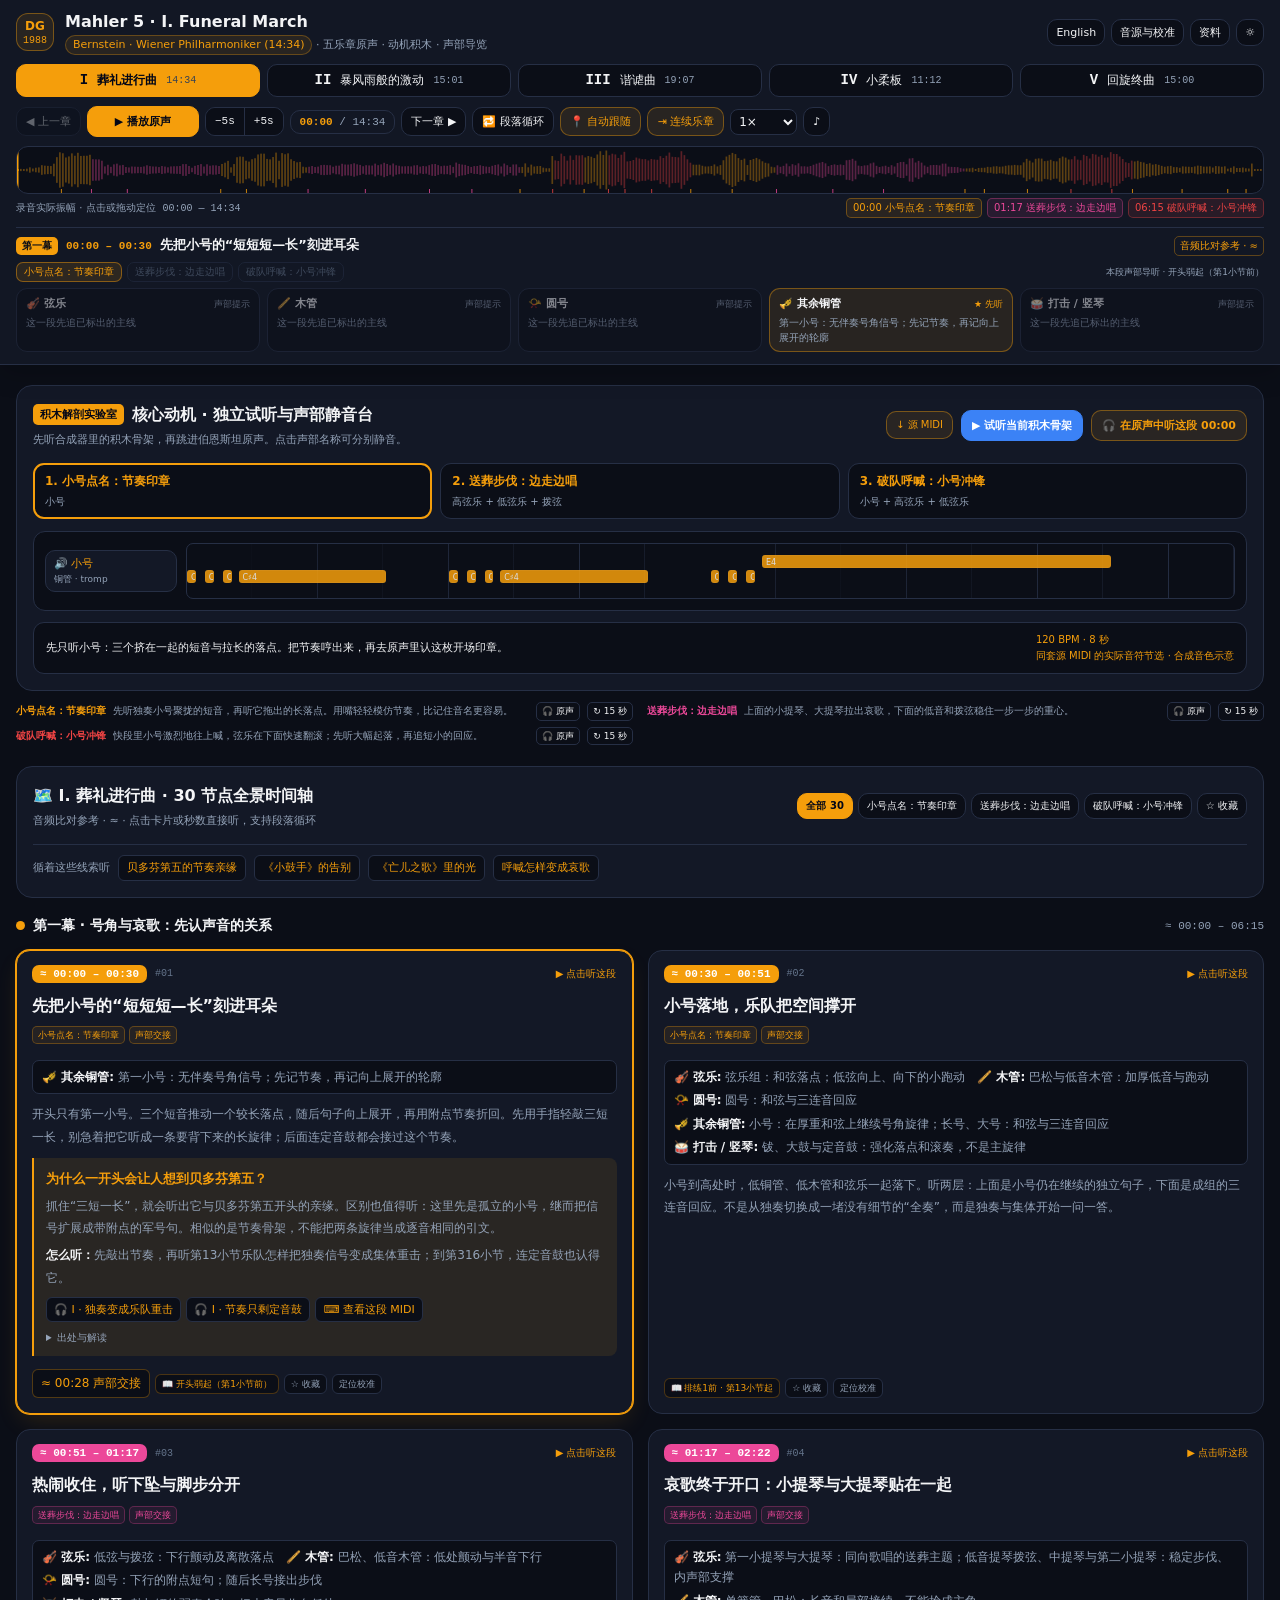
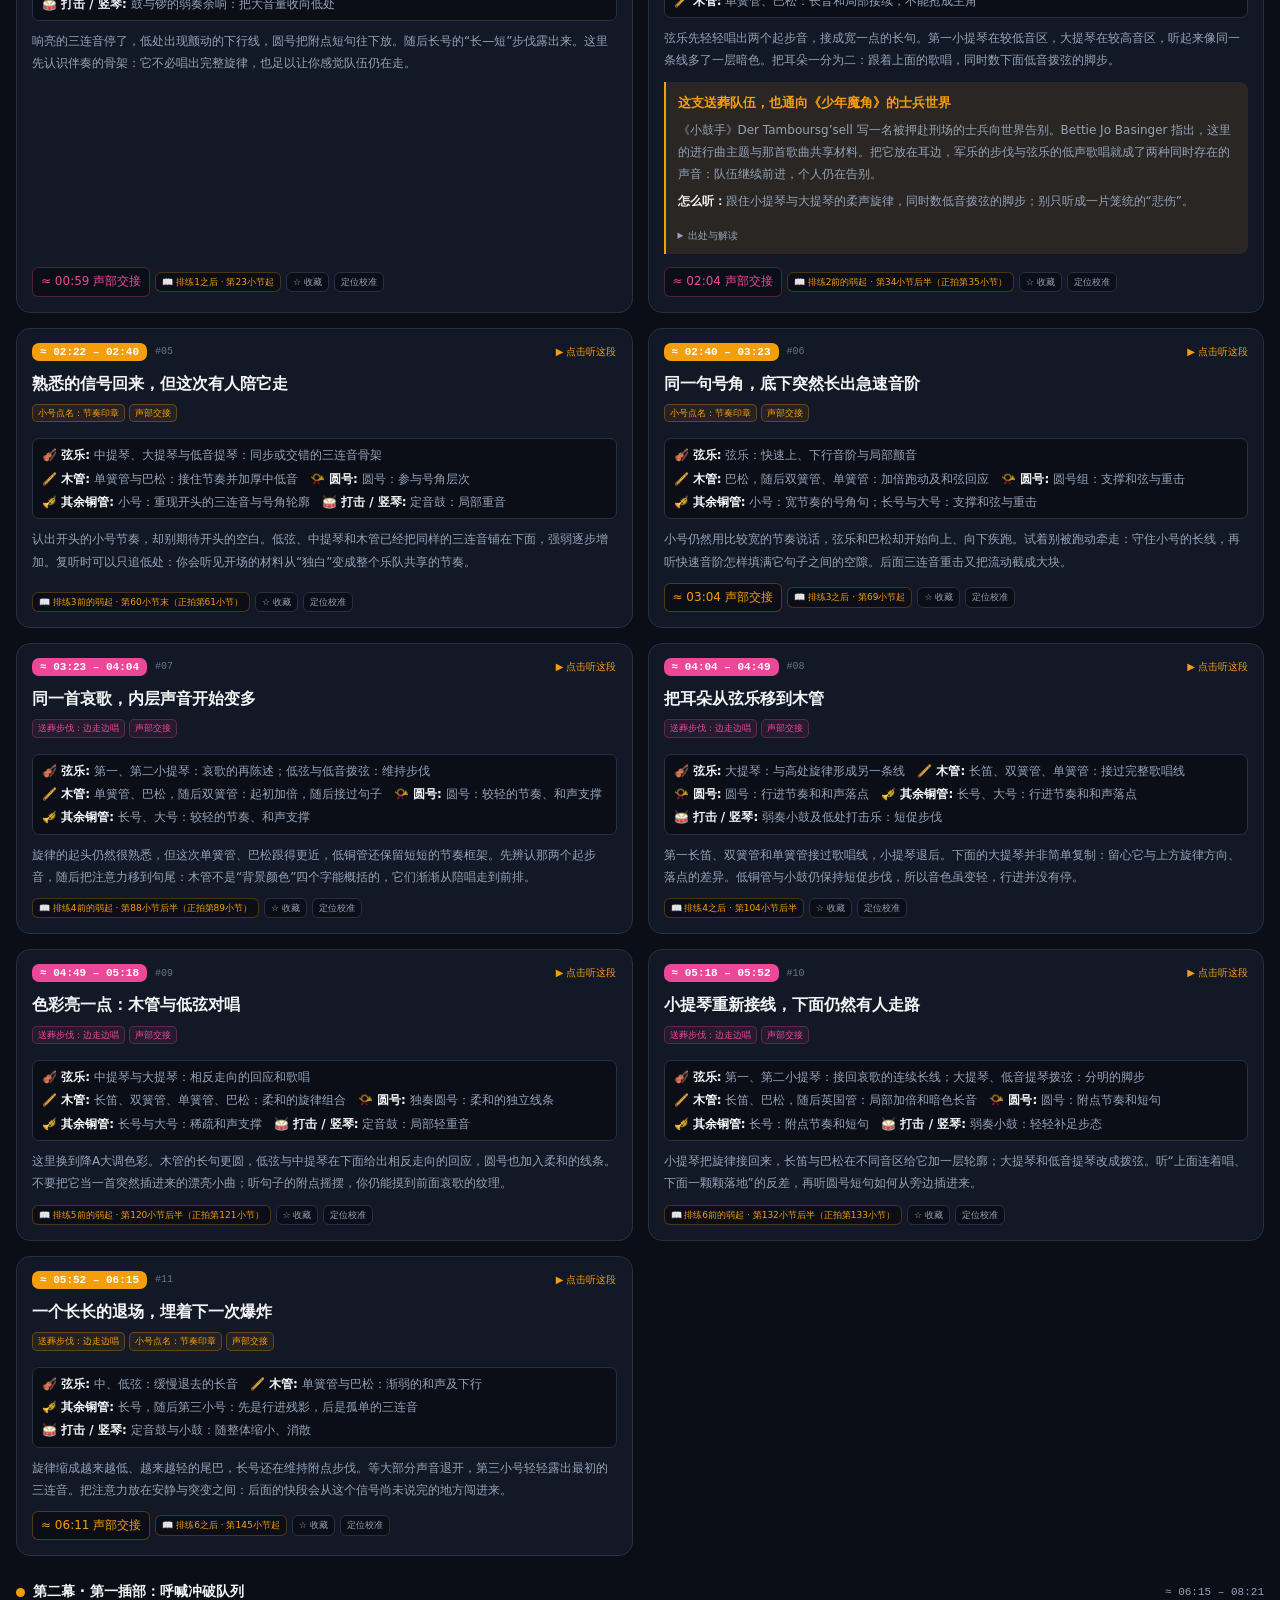
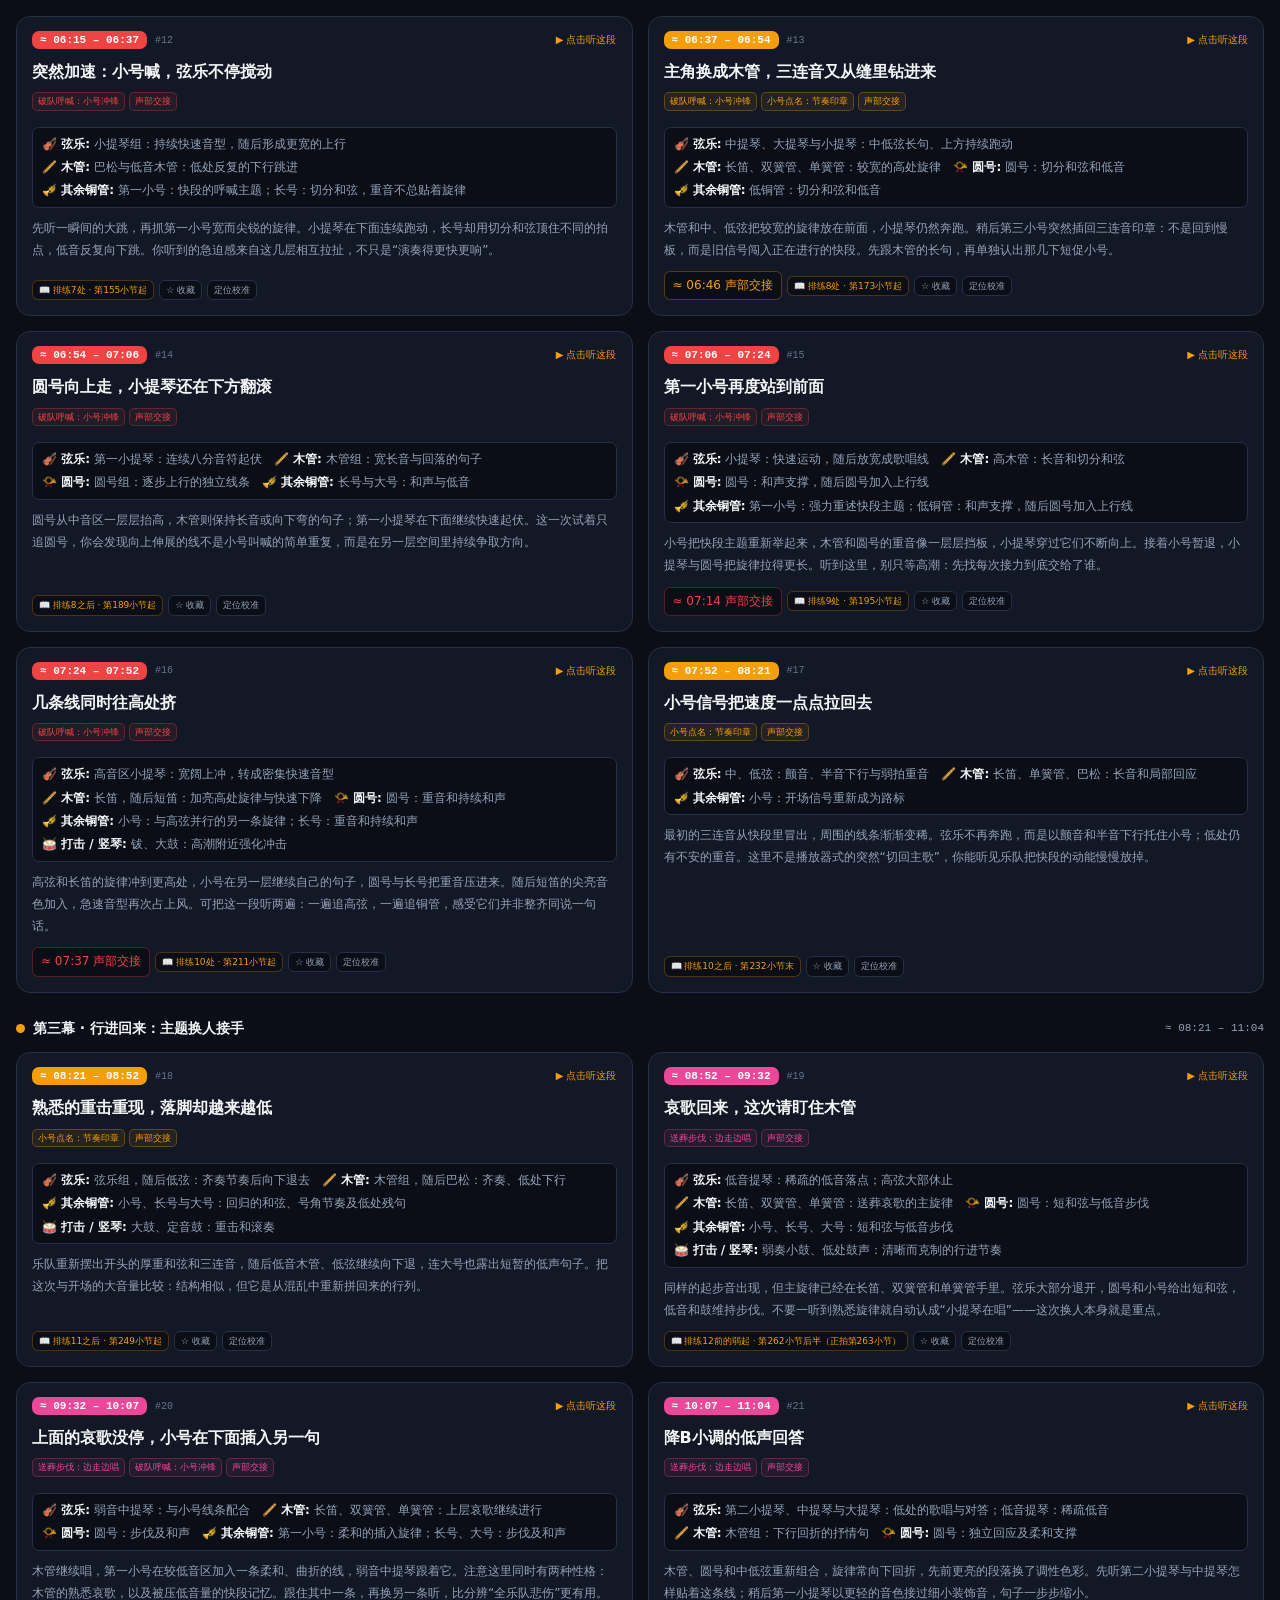
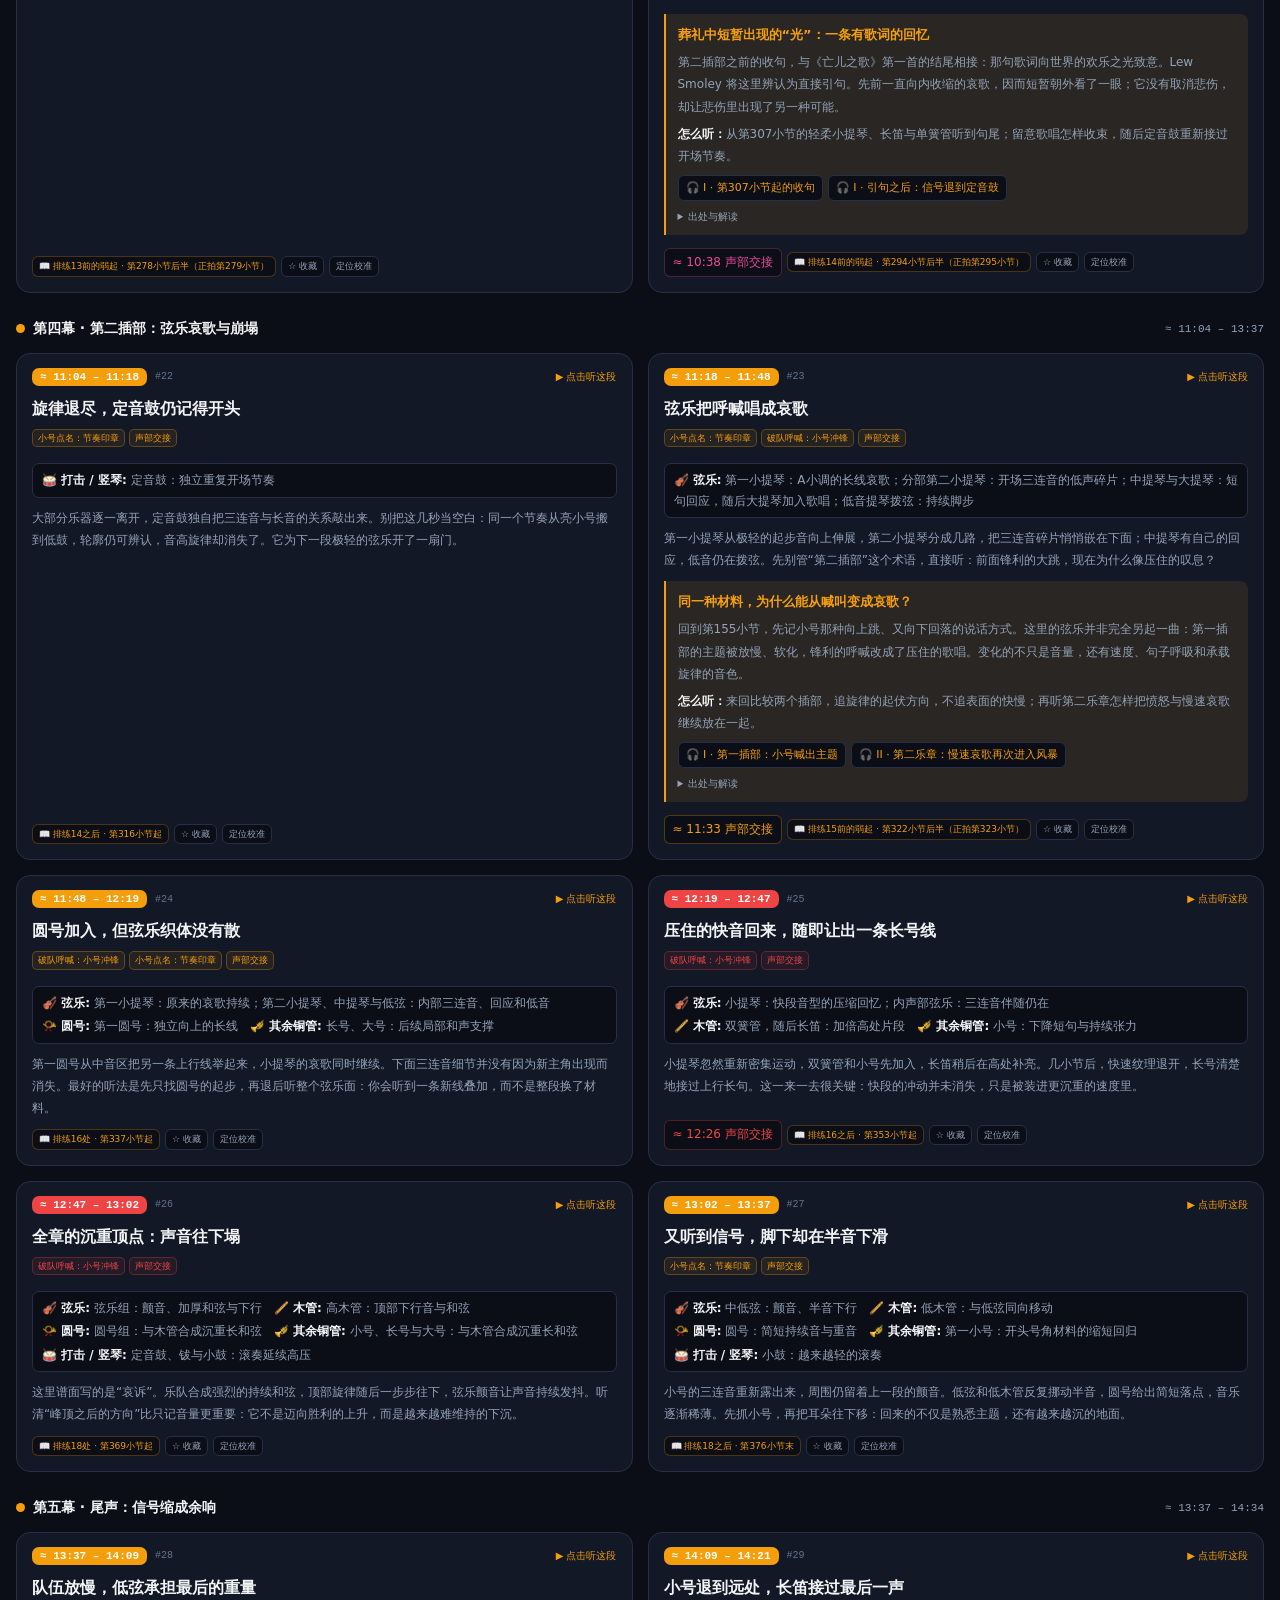
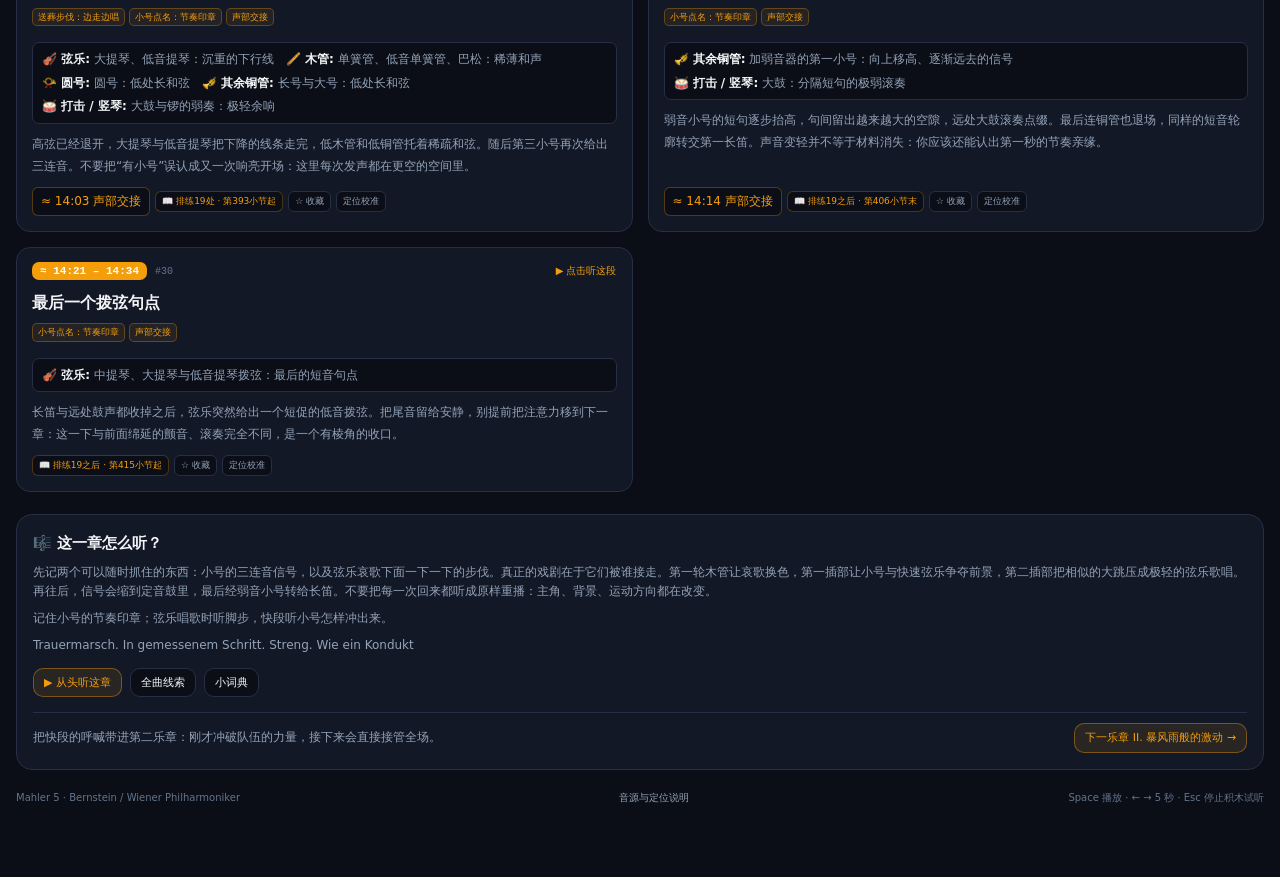
<file: index.html>
<!doctype html>
<html lang="zh-CN" data-theme="dark">
<head><meta charset="utf-8"><meta name="viewport" content="width=device-width,initial-scale=1"><meta name="theme-color" content="#0b0e17"><title>Mahler 5 · 五乐章原声与动机导览</title><link rel="icon" href="assets/icon.svg" type="image/svg+xml"><link rel="stylesheet" href="style.css"><script defer src="data.js"></script><script defer src="engine.js"></script><script defer src="app.js"></script></head>
<body>
<a class="skip" href="#content">跳到导览</a>
<audio id="audio" preload="metadata"></audio>
<header id="console" class="console">
 <div class="console-inner">
  <div class="console-top"><div class="brand"><div class="dg">DG<small>1988</small></div><div><h1 id="consoleMovement">Mahler 5</h1><p><span id="heroLength">Bernstein · Wiener Philharmoniker</span><span class="desktop-only"> · 五乐章原声 · 动机积木 · 声部导览</span></p></div></div><div class="utilities"><button id="langBtn" aria-label="Switch Language / 切换语言">English</button><button data-action="settings" id="btnSettings">音源与校准</button><button data-action="sources" id="btnSources">资料</button><button id="themeBtn" aria-label="切换主题">🌙 主题</button></div></div>
  <nav id="movementNav" aria-label="切换乐章"></nav>
  <div class="transport"><button id="prevMovement" aria-label="上一乐章">◀ 上一章</button><button id="play" class="play" aria-label="播放">▶ 播放原声</button><div class="nudge-group"><button id="back5" aria-label="后退五秒">−5s</button><button id="forward5" aria-label="前进五秒">+5s</button></div><div class="clock"><b id="currentTime">00:00</b> / <span id="duration">00:00</span></div><button id="nextMovement" aria-label="下一乐章">下一章 ▶</button><button id="loop" aria-pressed="false">🔁 段落循环</button><button id="follow" class="active" aria-pressed="true">📍 自动跟随</button><button id="continuous" class="active" aria-pressed="true">⇥ 连续乐章</button><label class="speed-label"><span class="sr-only">播放速度</span><select id="speed" aria-label="播放速度"><option value="0.75">0.75×</option><option value="1" selected>1×</option><option value="1.25">1.25×</option></select></label><button id="mute" aria-label="静音">♪</button></div>
  <div class="wave-wrap" id="waveWrap"><canvas id="wave" aria-hidden="true"></canvas><input id="scrub" type="range" min="0" max="900" step="0.1" value="0" aria-label="播放位置"><span id="waveHover" class="wave-hover" hidden></span></div>
  <div class="wave-meta"><span id="waveSource">原声波形 · 点击或拖动定位</span><span id="wavePosition"></span><div id="quickJumps" class="quick-jumps"></div></div>
  <div class="telemetry"><div class="live-row"><span id="liveActBadge" class="act-badge"></span><span id="liveTimeRange" class="time-badge"></span><h2 id="liveStage"></h2><span id="syncBadge" class="sync-badge"></span></div><p id="liveFocus" class="live-focus"></p><div id="liveBlockBadges" class="block-badges"></div><div id="choirRadarGrid" class="radar-grid" aria-label="本段声部导听"></div></div>
 </div>
</header>
<main id="content" tabindex="-1">
 <section id="synthLab" class="panel synth-lab"></section>
 <div id="motifCards" class="motif-minis"></div>
 <section class="timeline-section"><div class="panel timeline-heading"><div><h2>🗺️ <span id="heroTitle"></span> · <span id="mapCount"></span> 节点全景时间轴</h2><p id="timingNote"></p></div><div id="filters" class="filters"></div><nav id="contextLinks" class="context-links" aria-label="本章的音乐线索"></nav></div><div id="timeline" class="timeline"></div></section>
 <section class="panel chapter-intro"><h2>🎼 这一章怎么听？</h2><p id="chapterIntro"></p><p id="firstMission"></p><p id="heroGerman" class="quiet"></p><div class="intro-actions"><button id="startFromBeginning" class="primary-small">▶ 从头听这章</button><button data-action="overview">全曲线索</button><button data-action="glossary">小词典</button></div><div id="nextCard" class="next-card"></div></section>
 <footer><span>Mahler 5 · Bernstein / Wiener Philharmoniker</span><button data-action="sources">音源与定位说明</button><span>Space 播放 · ← → 5 秒 · Esc 停止积木试听</span></footer>
</main>
<div id="toast" class="toast" role="status" aria-live="polite" hidden></div>
<dialog id="dialog" aria-labelledby="dialogTitle"><div class="dialog-head"><h2 id="dialogTitle"></h2><button id="closeDialog" aria-label="关闭">×</button></div><div id="dialogBody"></div></dialog>
</body></html>
</file>
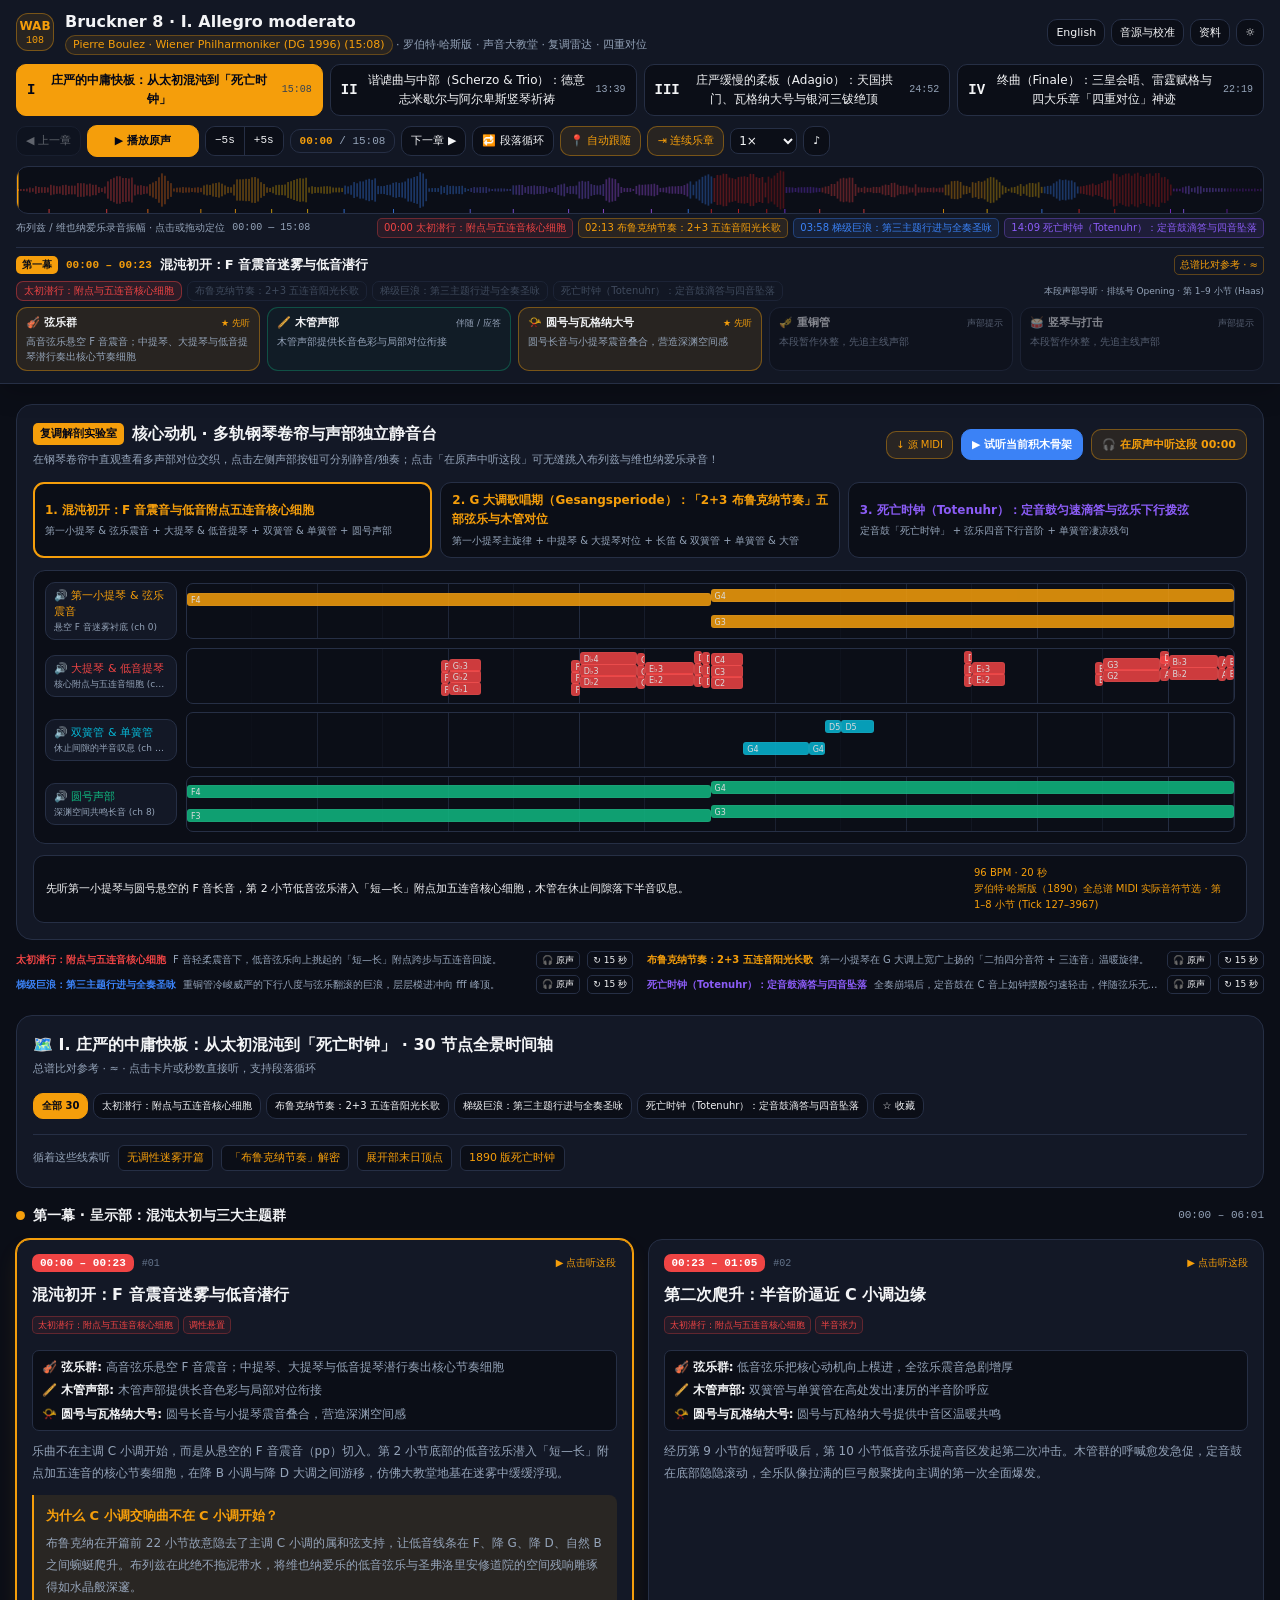
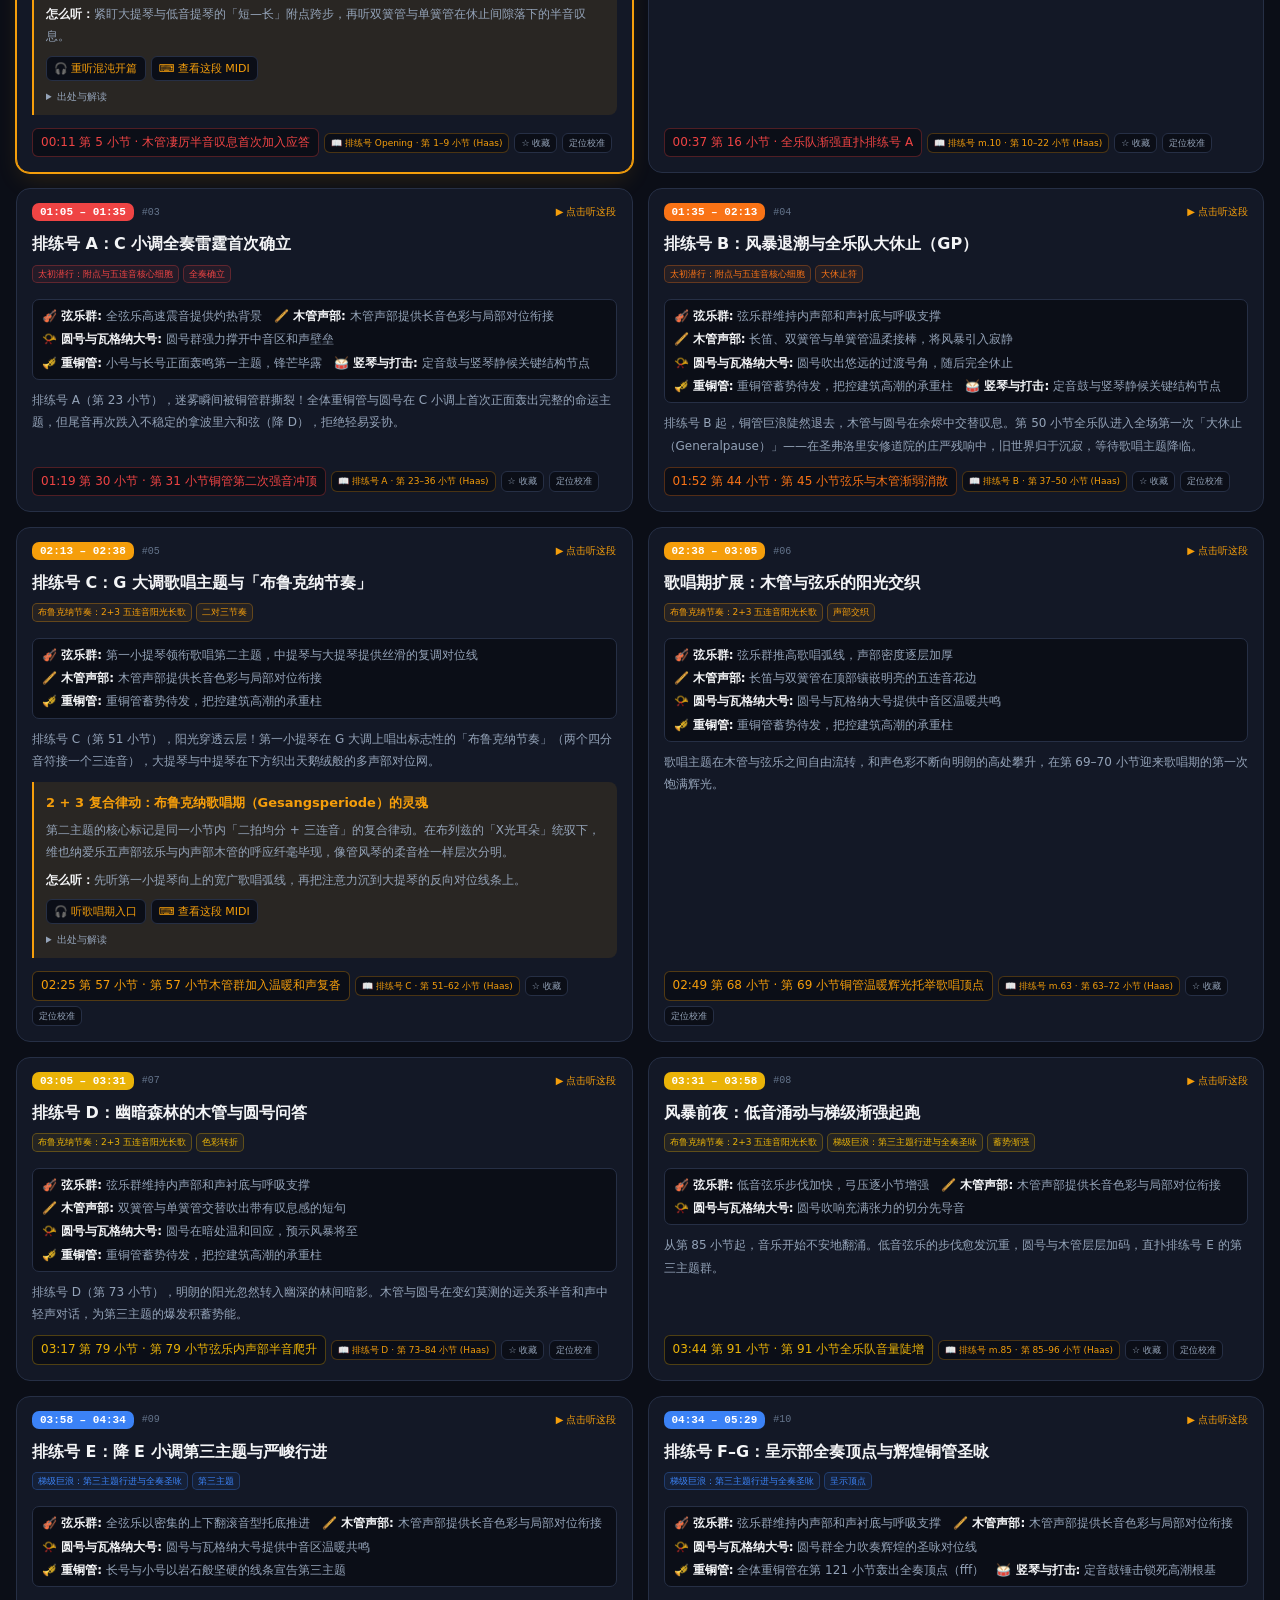
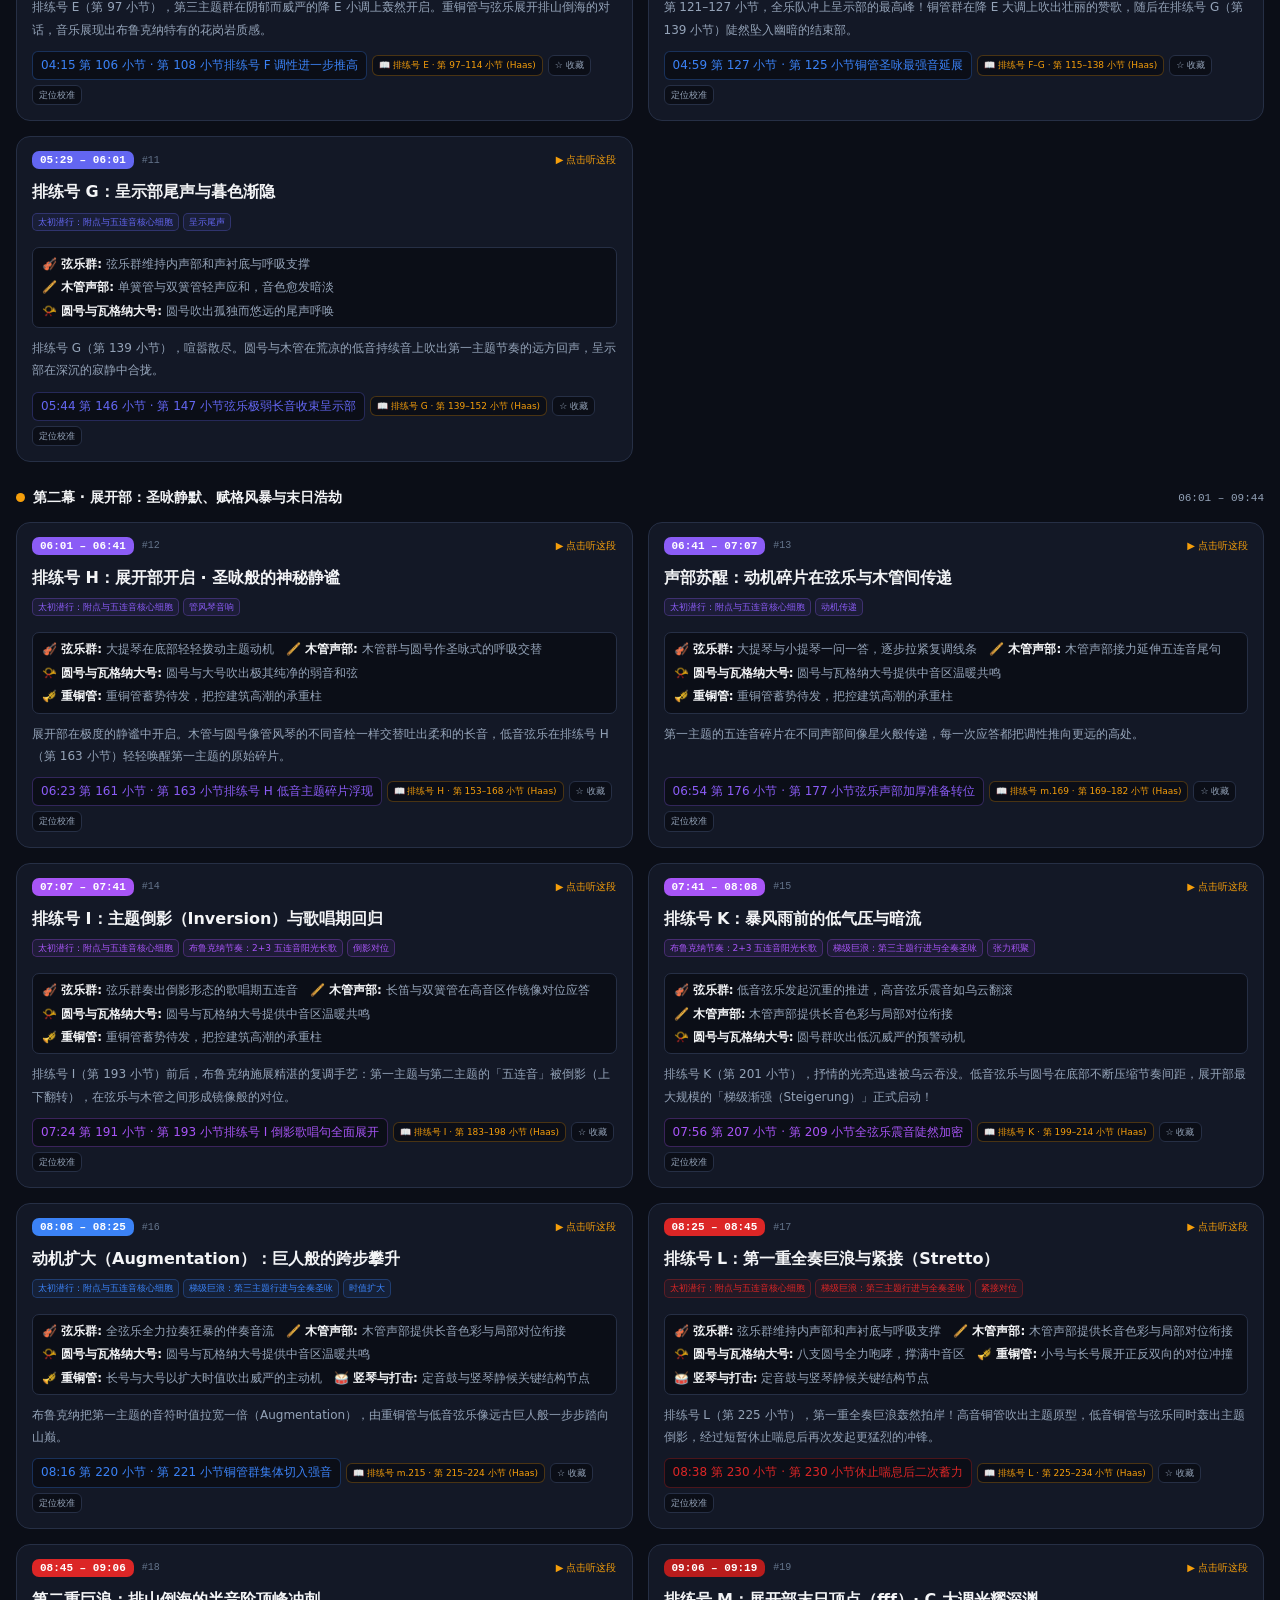
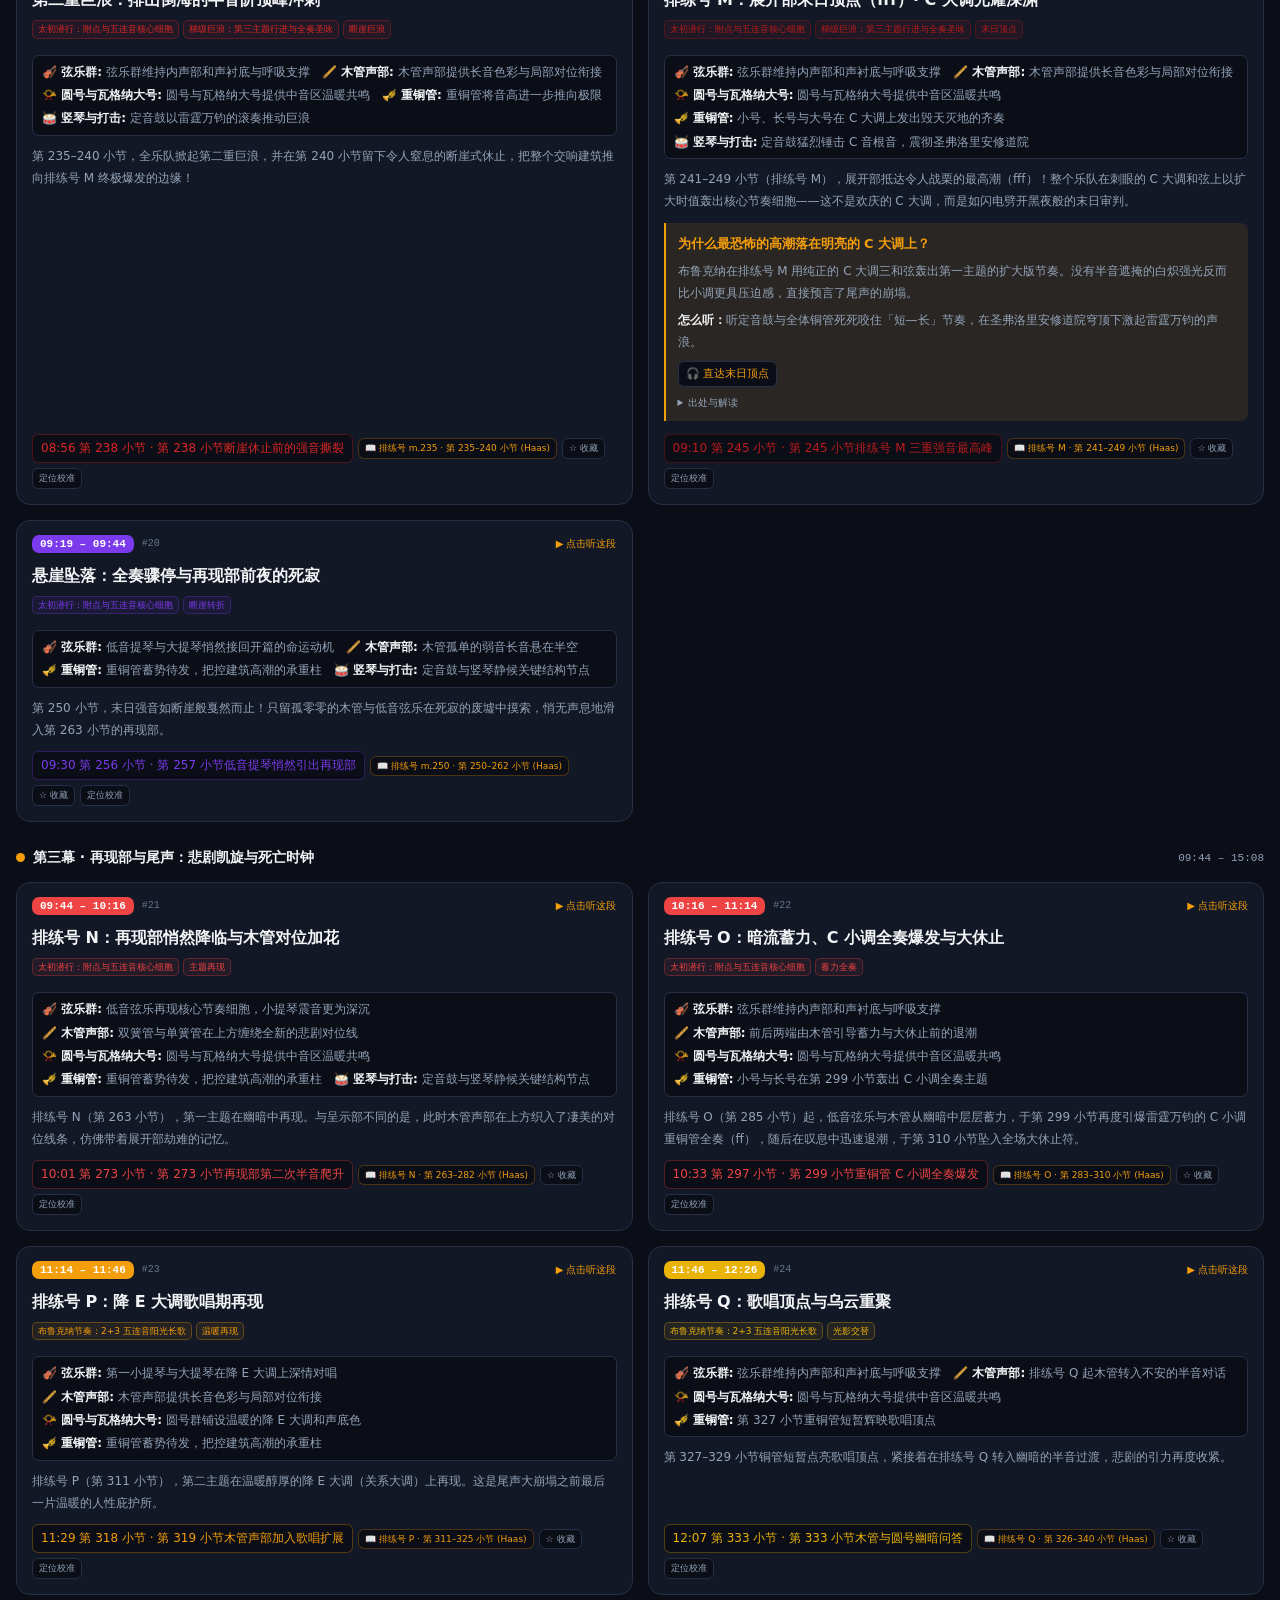
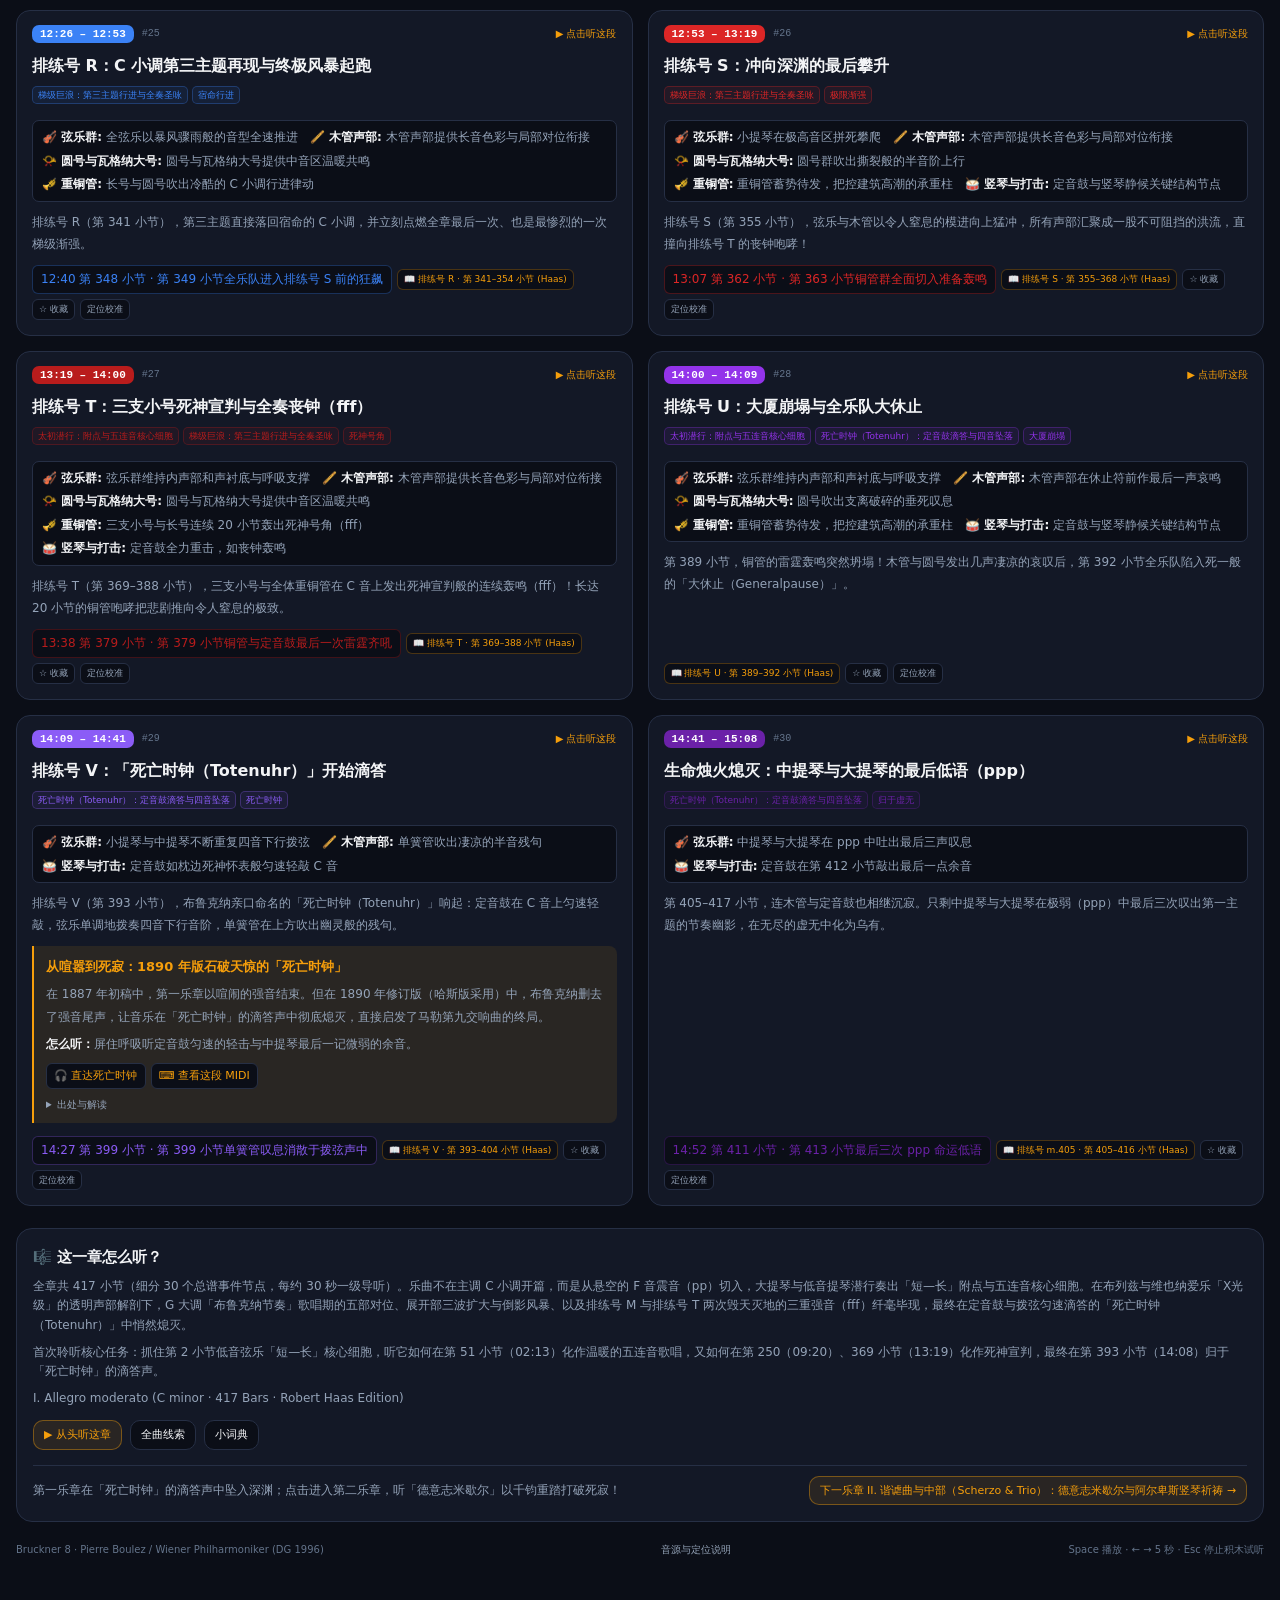
<file: bruckner-eight/index.html>
<!doctype html>
<html lang="zh-CN" data-theme="dark">
<head>
  <meta charset="utf-8">
  <meta name="viewport" content="width=device-width,initial-scale=1">
  <meta name="theme-color" content="#0b0e17">
  <title>Bruckner 8 · 声音大教堂与复调导览 (Robert Haas / Pierre Boulez · VPO)</title>
  <link rel="stylesheet" href="style.css?v=boulez3">
  <script defer src="data.js?v=boulez3"></script>
  <script defer src="engine.js?v=boulez3"></script>
  <script defer src="app.js?v=boulez3"></script>
</head>
<body>
<a class="skip" href="#content" id="skipLink">跳到导览</a>
<audio id="audio" preload="metadata"></audio>
<header id="console" class="console">
 <div class="console-inner">
  <div class="console-top">
    <div class="brand">
      <div class="dg">WAB<small>108</small></div>
      <div>
        <h1 id="consoleMovement">Bruckner 8 · Symphony in C minor</h1>
        <p>
          <span id="heroLength">Pierre Boulez · Wiener Philharmoniker (DG 1996)</span>
          <span class="desktop-only" id="heroSubtitle"> · 罗伯特·哈斯版 · 声音大教堂 · 复调雷达 · 四重对位</span>
        </p>
      </div>
    </div>
    <div class="utilities">
      <button id="langBtn" aria-label="Switch Language / 切换语言">English</button>
      <button data-action="settings" id="btnSettings">音源与校准</button>
      <button data-action="sources" id="btnSources">资料</button>
      <button id="themeBtn" aria-label="切换主题">🌙 主题</button>
    </div>
  </div>
  <nav id="movementNav" aria-label="切换乐章"></nav>
  <div class="transport">
    <button id="prevMovement" aria-label="上一乐章">◀ 上一章</button>
    <button id="play" class="play" aria-label="播放">▶ 播放原声</button>
    <div class="nudge-group">
      <button id="back5" aria-label="后退五秒">−5s</button>
      <button id="forward5" aria-label="前进五秒">+5s</button>
    </div>
    <div class="clock"><b id="currentTime">00:00</b> / <span id="duration">00:00</span></div>
    <button id="nextMovement" aria-label="下一乐章">下一章 ▶</button>
    <button id="loop" aria-pressed="false">🔁 段落循环</button>
    <button id="follow" class="active" aria-pressed="true">📍 自动跟随</button>
    <button id="continuous" class="active" aria-pressed="true">⇥ 连续乐章</button>
    <label class="speed-label"><span class="sr-only">播放速度</span>
      <select id="speed" aria-label="播放速度">
        <option value="0.75">0.75×</option>
        <option value="1" selected>1×</option>
        <option value="1.25">1.25×</option>
      </select>
    </label>
    <button id="mute" aria-label="静音">♪</button>
  </div>
  <div class="wave-wrap" id="waveWrap">
    <canvas id="wave" aria-hidden="true"></canvas>
    <input id="scrub" type="range" min="0" max="1605" step="0.1" value="0" aria-label="播放位置">
    <span id="waveHover" class="wave-hover" hidden></span>
  </div>
  <div class="wave-meta">
    <span id="waveSource">原声波形 · 点击或拖动定位</span>
    <span id="wavePosition"></span>
    <div id="quickJumps" class="quick-jumps"></div>
  </div>
  <div class="telemetry">
    <div class="live-row">
      <span id="liveActBadge" class="act-badge"></span>
      <span id="liveTimeRange" class="time-badge"></span>
      <h2 id="liveStage"></h2>
      <span id="syncBadge" class="sync-badge"></span>
    </div>
    <p id="liveFocus" class="live-focus"></p>
    <div id="liveBlockBadges" class="block-badges"></div>
    <div id="choirRadarGrid" class="radar-grid" aria-label="本段声部导听"></div>
  </div>
 </div>
</header>
<main id="content" tabindex="-1">
 <section id="synthLab" class="panel synth-lab"></section>
 <div id="motifCards" class="motif-minis"></div>
 <section class="timeline-section">
  <div class="panel timeline-heading">
    <div>
      <h2>🗺️ <span id="heroTitle"></span> · <span id="mapCount"></span> 节点全景时间轴</h2>
      <p id="timingNote"></p>
    </div>
    <div id="filters" class="filters"></div>
    <nav id="contextLinks" class="context-links" aria-label="本章的音乐线索"></nav>
  </div>
  <div id="timeline" class="timeline"></div>
 </section>
 <section class="panel chapter-intro">
  <h2>🎼 这一章怎么听？</h2>
  <p id="chapterIntro"></p>
  <p id="firstMission"></p>
  <p id="heroGerman" class="quiet"></p>
  <div class="intro-actions">
    <button id="startFromBeginning" class="primary-small">▶ 从头听这章</button>
    <button data-action="overview" id="btnOverview">全曲线索</button>
    <button data-action="glossary" id="btnGlossary">小词典</button>
  </div>
  <div id="nextCard" class="next-card"></div>
 </section>
 <footer>
  <span id="footerTitle">Bruckner 8 · Pierre Boulez / Wiener Philharmoniker (DG 1996)</span>
  <button data-action="sources" id="btnFooterSources">音源与定位说明</button>
  <span id="footerShortcuts">Space 播放 · ← → 5 秒 · Esc 停止积木试听</span>
 </footer>
</main>
<div id="toast" class="toast" role="status" aria-live="polite" hidden></div>
<dialog id="dialog" aria-labelledby="dialogTitle">
  <div class="dialog-head">
    <h2 id="dialogTitle"></h2>
    <button id="closeDialog" aria-label="关闭">×</button>
  </div>
  <div id="dialogBody"></div>
</dialog>
</body>
</html>
</file>
<file: style.css>
:root{--bg:#0b0e17;--panel:#131826;--card:#131826;--text:#f3f4f6;--muted:#94a3b8;--faint:#64748b;--line:#262f45;--gold:#f59e0b;--gold-bg:#f59e0b19;--primary:#f59e0b;color-scheme:dark;font-family:ui-sans-serif,system-ui,-apple-system,BlinkMacSystemFont,"Segoe UI","PingFang SC","Microsoft YaHei",sans-serif;font-size:12px}html[data-theme=light]{--bg:#f8fafc;--panel:#fff;--card:#fff;--text:#0f172a;--muted:#64748b;--faint:#94a3b8;--line:#cbd5e1;--gold:#d97706;color-scheme:light}*{box-sizing:border-box}body{margin:0;background:var(--bg);color:var(--text);line-height:1.6}button,input,select{font:inherit}button{color:inherit;border:1px solid var(--line);background:var(--bg);border-radius:10px;padding:5px 10px;cursor:pointer;transition:background .15s,border-color .15s,transform .15s}button:hover{border-color:var(--gold);background:var(--gold-bg)}button:disabled{opacity:.35;cursor:default}button:focus-visible,input:focus-visible,select:focus-visible{outline:2px solid var(--gold);outline-offset:3px}button.active,button.selected{color:var(--gold);background:var(--gold-bg);border-color:#f59e0b66}h1,h2,h3,p{margin:0}h1{font-size:16px;line-height:1.5}h2{font-size:16px}h3{font-size:14px}.quiet{color:var(--muted)}[hidden]{display:none!important}.skip{position:fixed;left:10px;top:-50px;z-index:100;background:var(--gold);color:#020617;padding:8px}.skip:focus{top:10px}.sr-only{position:absolute;width:1px;height:1px;overflow:hidden;clip:rect(0,0,0,0)}.console{position:sticky;top:0;z-index:40;background:color-mix(in srgb,var(--panel) 96%,transparent);border-bottom:1px solid var(--line);box-shadow:0 8px 25px #0003;backdrop-filter:blur(18px)}.console-inner{max-width:1280px;margin:auto;padding:10px 16px 12px;display:flex;flex-direction:column;gap:9px}.console-top,.brand,.utilities,.transport,.nudge-group,.wave-meta,.live-row,.lab-heading,.lab-head,.lab-controls,.stage-topline,.stage-tools,.intro-actions{display:flex;align-items:center;gap:8px}.console-top,.lab-head{justify-content:space-between;flex-wrap:wrap}.brand{gap:11px;min-width:0}.brand p{font-size:11px;color:var(--muted);margin-top:1px}.brand p>span:first-child{display:inline-block;border:1px solid #f59e0b4d;border-radius:20px;background:var(--gold-bg);color:var(--gold);padding:0 7px}.dg{width:38px;height:38px;display:flex;flex-direction:column;justify-content:center;align-items:center;color:var(--gold);font-weight:700;border:1px solid #f59e0b66;background:var(--gold-bg);border-radius:12px;flex-shrink:0;line-height:1.3}.dg small{font:10px ui-monospace,monospace}.utilities{gap:6px}.utilities button{font-size:11px;padding:4px 8px}#movementNav{display:grid;grid-template-columns:repeat(5,1fr);gap:7px}.movement-button{display:flex;align-items:center;justify-content:center;gap:9px;padding:6px 10px;font-size:12px}.movement-button b{font:700 14px ui-monospace,monospace}.movement-button small{color:var(--muted);font:10px ui-monospace,monospace}.movement-button.current{background:var(--gold);color:#020617;border-color:var(--gold);font-weight:700}.movement-button.current small{color:#334155}.transport{flex-wrap:wrap;gap:6px}.transport button{padding:5px 9px;font-size:11px;white-space:nowrap}.transport .play{background:var(--gold);color:#020617;font-weight:700;border-color:var(--gold);padding:6px 14px;min-width:112px}.nudge-group{gap:0;border:1px solid var(--line);border-radius:10px;overflow:hidden}.nudge-group button{border:0;border-radius:0;font-family:ui-monospace,monospace}.nudge-group button+button{border-left:1px solid var(--line)}.clock{border:1px solid var(--line);border-radius:10px;padding:5px 9px;font:11px ui-monospace,monospace;color:var(--muted)}.clock b{color:var(--gold)}.speed-label select{background:var(--bg);color:var(--text);border:1px solid var(--line);border-radius:8px;padding:4px}.wave-wrap{height:48px;position:relative;background:var(--bg);border:1px solid var(--line);border-radius:12px;overflow:hidden}.wave-wrap canvas{display:block;width:100%;height:100%}.wave-wrap input{position:absolute;inset:0;width:100%;height:100%;opacity:0;margin:0;cursor:crosshair}.wave-hover{position:absolute;top:4px;padding:2px 8px;background:#0f172aee;color:#fff;border:1px solid #f59e0b66;border-radius:7px;font:11px ui-monospace,monospace;pointer-events:none}.wave-meta{flex-wrap:wrap;color:var(--muted);font-size:10px;gap:7px;margin-top:-5px}#wavePosition{font:10px ui-monospace,monospace}.quick-jumps{display:flex;flex-wrap:wrap;gap:5px;margin-left:auto}.quick-jumps button{padding:1px 6px;color:var(--motif-color);font-size:10px;border-color:color-mix(in srgb,var(--motif-color) 35%,transparent);background:color-mix(in srgb,var(--motif-color) 10%,transparent);border-radius:5px}.telemetry{padding-top:7px;border-top:1px solid var(--line)}.live-row{min-width:0;gap:8px}.live-row h2{font-size:13px;white-space:nowrap;overflow:hidden;text-overflow:ellipsis}.time-badge{font:700 11px ui-monospace,monospace;color:var(--gold);white-space:nowrap}.sync-badge{font-size:10px;color:var(--gold);margin-left:auto;white-space:nowrap;border:1px solid #f59e0b55;border-radius:5px;padding:1px 5px}.live-focus{display:none}.block-badges{display:flex;flex-wrap:wrap;gap:5px;margin:6px 0}.block-badge{font-size:10px;padding:1px 7px;border:1px solid var(--line);border-radius:7px;color:var(--faint);opacity:.55}.block-badge.active{color:var(--motif-color);border-color:color-mix(in srgb,var(--motif-color) 45%,transparent);background:color-mix(in srgb,var(--motif-color) 12%,transparent);opacity:1}.radar-grid{display:grid;grid-template-columns:repeat(5,minmax(0,1fr));gap:7px}.choir-card{border:1px solid var(--line);border-radius:11px;padding:6px 9px;background:var(--bg);opacity:.5;min-width:0}.choir-card.active{opacity:1;border-color:#10b98155;background:#10b98108}.choir-card.highlight{border-color:#f59e0b66;background:var(--gold-bg)}.choir-card>div{display:flex;justify-content:space-between;gap:4px;align-items:center}.choir-card b{font-size:11px;font-weight:600;white-space:nowrap}.choir-card>div span{font-size:9px;color:var(--muted);white-space:nowrap}.choir-card.highlight>div span{color:var(--gold)}.choir-card p{font-size:10px;color:var(--muted);line-height:1.5;margin-top:2px;display:-webkit-box;-webkit-line-clamp:2;-webkit-box-orient:vertical;overflow:hidden}main{max-width:1280px;margin:auto;padding:20px 16px 55px}.panel{background:var(--panel);border:1px solid var(--line);border-radius:16px;padding:16px}.lab-heading{gap:8px;flex-wrap:wrap}.lab-badge{background:var(--gold);color:#020617;font-size:11px;font-weight:700;padding:2px 7px;border-radius:5px}.lab-heading h2{font-size:16px}.lab-head p{font-size:11px;color:var(--muted);margin-top:4px}.lab-controls{flex-wrap:wrap}.lab-controls button{font-size:11px;padding:6px 10px;font-weight:600}.synth-button{background:#3b82f6;color:white;border-color:#3b82f6}.primary-small{background:var(--gold-bg);color:var(--gold);border-color:#f59e0b66}.secondary-small{color:var(--muted)}.synth-tabs{display:grid;grid-template-columns:repeat(4,minmax(0,1fr));gap:8px;margin:14px 0 12px}.synth-tabs button{text-align:left;padding:8px 11px;border-radius:11px}.synth-tabs button b{color:var(--mode-color);display:block;font-size:12px}.synth-tabs button small{color:var(--muted);display:block;font-size:10px;margin-top:3px;overflow:hidden;white-space:nowrap;text-overflow:ellipsis}.synth-tabs button.selected{border:2px solid var(--gold);padding:7px 10px;background:var(--bg)}.piano-roll{background:var(--bg);border:1px solid var(--line);border-radius:12px;padding:11px;overflow:hidden}.piano-row{display:flex;gap:9px;align-items:center;margin-bottom:8px}.piano-row:last-child{margin-bottom:0}.track-mute{width:132px;flex-shrink:0;text-align:left;font-size:11px;padding:5px 8px;background:var(--panel);line-height:1.5}.track-mute small{font-size:9px;display:block;color:var(--muted);white-space:nowrap;overflow:hidden;text-overflow:ellipsis}.piano-lane{position:relative;flex:1;height:56px;overflow:hidden;border:1px solid var(--line);border-radius:7px;background:repeating-linear-gradient(90deg,transparent,transparent calc(6.25% - 1px),var(--line) 6.25%)}.piano-note{position:absolute;height:13px;line-height:13px;white-space:nowrap;overflow:hidden;font-size:8px;padding-left:3px;color:#fff;border:1px solid #ffffff0d;background:var(--note-color);border-radius:3px;opacity:.85;transition:filter .08s,transform .08s}.piano-note.sounding{filter:brightness(1.4);transform:scaleY(1.15);box-shadow:0 0 7px var(--note-color)}.piano-playhead{position:absolute;top:0;bottom:0;width:2px;background:#fbbf24;pointer-events:none;z-index:3}.piano-row.muted{opacity:.3}.synth-explanation{display:flex;align-items:center;justify-content:space-between;gap:15px;background:var(--bg);border:1px solid var(--line);border-radius:11px;margin-top:11px;padding:9px 12px;font-size:11px}.synth-explanation p{line-height:1.7}.synth-explanation>span{color:var(--gold);font-size:10px;white-space:nowrap}.motif-minis{display:grid;grid-template-columns:repeat(2,minmax(0,1fr));gap:6px 14px;margin:11px 0 21px}.motif-mini{display:flex;align-items:center;gap:7px;font-size:10px;min-width:0}.motif-mini b{color:var(--motif-color);white-space:nowrap}.motif-mini>span{color:var(--muted);white-space:nowrap;overflow:hidden;text-overflow:ellipsis;flex:1}.motif-mini button{font-size:9px;white-space:nowrap;padding:1px 5px;border-radius:5px}.timeline-heading{display:flex;justify-content:space-between;align-items:center;gap:15px;flex-wrap:wrap;margin-bottom:16px}.timeline-heading p{font-size:11px;color:var(--muted);margin-top:3px}.filters{display:flex;gap:5px;flex-wrap:wrap}.filter{font-size:10px;padding:4px 8px}.filter.selected{background:var(--gold);color:#020617;border-color:var(--gold);font-weight:600}.timeline{display:grid;grid-template-columns:repeat(2,minmax(0,1fr));gap:15px}.stage{min-width:0;scroll-margin-top:370px}.stage-body{height:100%;display:flex;flex-direction:column;border:1px solid var(--line);background:var(--panel);border-radius:14px;overflow:hidden;transition:transform .16s,box-shadow .16s,border-color .16s}.stage-body:hover{transform:translateY(-1px)}.stage.current .stage-body{border-color:var(--gold);box-shadow:0 0 0 1px var(--gold),0 10px 25px -5px #f59e0b26}.stage-select{text-align:left;border:0;border-radius:0;padding:14px 15px 10px;width:100%;background:transparent;flex:1}.stage-select:hover{background:transparent}.stage-topline{margin-bottom:9px}.stage-time{font:700 11px ui-monospace,monospace;color:#fff;background:var(--stage-color);border-radius:7px;padding:3px 8px}.stage-number{font:10px ui-monospace,monospace;color:var(--faint)}.stage-play{margin-left:auto;font-size:10px;color:var(--gold)}.stage h3{font-weight:650;line-height:1.7}.stage-pills{display:flex;flex-wrap:wrap;gap:4px;margin:7px 0}.stage-pill{font-size:9px;border:1px solid color-mix(in srgb,var(--stage-color) 30%,transparent);background:color-mix(in srgb,var(--stage-color) 8%,transparent);color:var(--stage-color);border-radius:5px;padding:1px 5px}.stage p{font-size:12px;color:var(--muted);line-height:1.85}.stage-layers{background:var(--bg);border:1px solid var(--line);border-radius:7px;padding:5px 8px;font-size:10px;color:var(--muted);margin-top:9px;display:flex;flex-direction:column}.stage-tools{flex-wrap:wrap;padding:0 15px 12px;gap:5px}.stage-tools button{font-size:9px;padding:2px 6px;border-radius:6px;color:var(--muted)}.stage-tools .cue{color:var(--stage-color);border-color:color-mix(in srgb,var(--stage-color) 30%,transparent);background:var(--bg)}.stage-tools .bookmark.saved{color:var(--gold)}.chapter-intro{margin-top:22px}.chapter-intro h2{font-size:15px}.chapter-intro p{color:var(--muted);margin-top:8px;font-size:12px}.intro-actions{margin-top:12px}.intro-actions button{font-size:11px}.next-card{border-top:1px solid var(--line);margin-top:15px;padding-top:10px;display:flex;align-items:center;justify-content:space-between;gap:15px}.next-card p{margin:0}.next-card button{white-space:nowrap;font-size:11px}footer{margin-top:20px;display:flex;align-items:center;justify-content:space-between;gap:10px;color:var(--faint);font-size:10px;flex-wrap:wrap}footer button{border:0;padding:0;background:none;color:var(--muted);font-size:10px}.toast{position:fixed;bottom:20px;left:50%;transform:translateX(-50%);padding:10px 17px;background:var(--text);color:var(--bg);border-radius:10px;box-shadow:0 8px 30px #0008;z-index:100;max-width:90vw}dialog{width:min(740px,calc(100% - 26px));max-height:88dvh;overflow:auto;color:var(--text);background:var(--panel);border:1px solid var(--line);padding:22px;border-radius:16px}dialog::backdrop{background:#020617b3;backdrop-filter:blur(4px)}.dialog-head{display:flex;justify-content:space-between;align-items:center;border-bottom:1px solid var(--line);padding-bottom:12px;margin-bottom:15px}.dialog-head h2{font-size:18px}.dialog-head button{font-size:20px;padding:1px 9px}#dialogBody p{font-size:12px;color:var(--muted);line-height:1.9;margin:10px 0}#dialogBody h3{font-size:14px;margin:20px 0 8px}#dialogBody a{color:var(--gold)}.source-row{display:flex;align-items:center;gap:10px;padding:12px 0;border-bottom:1px solid var(--line);flex-wrap:wrap}.source-row small{color:var(--muted);flex:1}.file-label{font-size:10px;white-space:nowrap;padding:4px 8px;border:1px solid var(--line);color:var(--gold);border-radius:7px;cursor:pointer}.file-label input{display:none}.calibrate-row{display:flex;align-items:center;gap:8px;margin:15px 0;font-size:12px}.calibrate-row input[type=number]{width:90px;background:var(--bg);color:var(--text);border:1px solid var(--line);border-radius:7px;padding:5px}.dialog-actions{display:flex;flex-wrap:wrap;gap:8px}.source-link{margin:12px 0}.source-link small{display:block;color:var(--muted);font-size:10px}details{padding:10px 0;border-bottom:1px solid var(--line)}summary{cursor:pointer}.empty-filter{color:var(--muted);padding:20px}.text-button{color:var(--gold);background:transparent}.timing-kind{font-size:9px;color:var(--muted)}
@media(max-width:1000px){.console-inner{gap:7px}.transport{gap:5px}.transport button{font-size:10px;padding:4px 7px}.transport .play{min-width:104px;padding:5px 9px}.movement-button{font-size:11px;gap:6px}.movement-button small{display:none}.radar-grid{gap:5px}.choir-card{padding:5px 7px}.choir-card>div span{display:none}.lab-controls{margin-top:5px}.synth-tabs{grid-template-columns:repeat(2,minmax(0,1fr))}.stage{scroll-margin-top:380px}.motif-minis{grid-template-columns:1fr}}
@media(max-width:640px){h1{font-size:13px}.console-inner{padding:8px 10px;gap:6px}.brand{gap:7px}.dg{width:32px;height:32px;font-size:11px}.brand p{font-size:9px}.desktop-only{display:none}.utilities{gap:4px}.utilities button{padding:3px 5px;font-size:9px}.console-top{gap:7px}.movement-button{padding:5px 2px;font-size:10px;gap:4px;white-space:nowrap}.movement-button b{font-size:11px}#movementNav{gap:4px}.transport{gap:5px}.transport button{font-size:9px;padding:4px 6px}.transport .play{font-size:10px;min-width:100px}.clock{font-size:10px;padding:5px}.speed-label select{padding:2px;font-size:10px}.wave-wrap{height:39px}.wave-meta{font-size:9px;gap:4px}.quick-jumps{margin-left:0;gap:4px;max-width:100%;overflow-x:auto;flex-wrap:nowrap;scrollbar-width:none}.quick-jumps button{font-size:9px;white-space:nowrap}.live-row{gap:5px}.live-row h2{font-size:11px}.time-badge{font-size:9px}.sync-badge{font-size:8px;padding:0 3px}.block-badges{gap:3px;margin:4px 0}.block-badge{font-size:8px;padding:0 4px}.radar-grid{grid-template-columns:repeat(5,minmax(0,1fr));gap:4px}.choir-card{padding:4px 3px;border-radius:7px}.choir-card b{font-size:8px}.choir-card p{font-size:8px;-webkit-line-clamp:2;line-height:1.35}.telemetry{padding-top:5px}main{padding:14px 10px 40px}.panel{padding:12px;border-radius:12px}.lab-heading{gap:5px}.lab-heading h2{font-size:13px}.lab-badge{font-size:9px}.lab-head p{font-size:10px}.lab-controls{gap:5px;margin-top:4px}.lab-controls button{font-size:10px;padding:5px 7px}.synth-tabs{gap:6px;margin:11px 0 9px}.synth-tabs button{padding:6px 7px}.synth-tabs button.selected{padding:5px 6px}.synth-tabs button b{font-size:10px}.synth-tabs button small{font-size:8px}.piano-roll{padding:7px}.piano-row{gap:6px}.track-mute{width:83px;font-size:9px;padding:4px}.track-mute small{font-size:8px}.piano-lane{height:53px}.piano-note{font-size:7px;height:11px;line-height:11px;padding-left:1px}.synth-explanation{display:block;padding:7px 9px;font-size:10px}.synth-explanation>span{display:block;margin-top:5px;font-size:9px}.motif-minis{margin:9px 0 15px;gap:5px}.motif-mini{gap:5px;font-size:9px}.motif-mini button{font-size:8px;padding:1px 3px}.timeline-heading{gap:9px;margin-bottom:12px}.timeline-heading h2{font-size:13px}.timeline-heading p{font-size:9px}.filter{font-size:9px;padding:3px 6px}.filters{gap:4px}.timeline{grid-template-columns:1fr;gap:12px}.stage{scroll-margin-top:410px}.stage-select{padding:12px 12px 9px}.stage h3{font-size:13px}.stage p{font-size:11px}.stage-tools{padding:0 12px 11px}.stage-time{font-size:10px;padding:2px 6px}.stage-play{font-size:9px}.stage-layers{font-size:9px}.next-card{align-items:flex-start;flex-direction:column;gap:10px}.chapter-intro p{font-size:11px}footer{font-size:9px}footer>span:last-child{display:none}dialog{padding:16px}.dialog-head h2{font-size:16px}}
@media(prefers-reduced-motion:reduce){*{transition:none!important;animation:none!important;scroll-behavior:auto!important}}

.midi-download{color:var(--gold);border:1px solid #f59e0b66;background:var(--gold-bg);border-radius:10px;padding:5px 9px;text-decoration:none;font-size:10px;white-space:nowrap}.midi-download:hover{background:#f59e0b30}.synth-explanation>span{max-width:260px;white-space:normal;flex-shrink:0}.lab-controls{max-width:100%}

/* Keep the source atlas's named acts and complete orchestra-role strips. */
.act-heading{grid-column:1/-1;display:flex;align-items:center;gap:8px;margin:9px 0 -3px;font-size:14px;font-weight:700;line-height:1.7}
.act-heading:first-child{margin-top:0}
.act-heading::before{content:"";width:9px;height:9px;border-radius:50%;background:var(--gold);flex-shrink:0}
.act-heading h3{flex:1;min-width:0;font-size:14px;line-height:1.7}
.act-heading>span{color:var(--muted);font:11px ui-monospace,monospace;white-space:nowrap}
.stage-choirs{display:flex;flex-wrap:wrap;gap:3px 12px;padding:6px 9px;margin:9px 0;background:var(--bg);border:1px solid var(--line);border-radius:7px;font-size:10px;line-height:1.7;color:var(--muted);text-align:left}
.stage-choirs>span{min-width:0;overflow-wrap:anywhere}
.stage-choirs b,.stage-choirs strong{color:var(--text);font-weight:600}
/* Invisible native controls retain visible keyboard focus on their containers. */
a:focus-visible{outline:2px solid var(--gold);outline-offset:3px}
.wave-wrap:focus-within{outline:2px solid var(--gold);outline-offset:3px}
.file-label{position:relative;display:inline-block}
.file-label input{display:block;position:absolute;inset:0;width:100%;height:100%;margin:0;opacity:0;cursor:pointer}
.file-label:focus-within{outline:2px solid var(--gold);outline-offset:3px}
#content{scroll-margin-top:370px}
@media(max-width:640px){.act-heading{font-size:13px;flex-wrap:wrap}.act-heading h3{font-size:13px;flex-basis:calc(100% - 20px)}.act-heading>span{margin-left:17px;font-size:10px}.stage-choirs{font-size:10px;gap:3px 8px}#content{scroll-margin-top:410px}}
/* Match the reference's readable card headings, timestamp chips and progress strip. */
.act-badge{background:var(--gold);color:#0b0e17;font-size:10px;font-weight:700;border-radius:5px;padding:1px 6px;white-space:nowrap}
.stage h4{font-size:16px;font-weight:650;line-height:1.7;margin:0}
.stage-tools .cue{font-size:12px;padding:4px 8px}
.stage-choirs{font-size:12px}
.stage-body{position:relative}
.stage-progress{height:3px;margin-top:auto;background:transparent}
.stage-progress>span{display:block;height:100%;width:var(--stage-progress,0%);background:var(--stage-color);transition:width .15s linear}
@media(max-width:640px){.act-badge{font-size:8px;padding:0 4px}.stage h4{font-size:14px}.stage-tools .cue,.stage-choirs{font-size:11px}.stage-tools .cue{padding:3px 6px}}
.stage-select{display:flex;flex-direction:column;align-items:stretch;justify-content:flex-start}

/* Score references retain the original compact console and two-column cards. */
.radar-note{margin-left:auto;font-size:9px;color:var(--muted);align-self:center}
.stage-tools .score-ref{color:var(--gold);border-color:#f59e0b44}
@media(max-width:640px){.radar-note{font-size:8px}.choir-card b{white-space:normal}}

/* Interpretive notes live beside the music, within the reference's two columns. */
.context-links{flex-basis:100%;display:flex;flex-wrap:wrap;gap:5px 8px;align-items:center;border-top:1px solid var(--line);padding-top:10px;font-size:11px;color:var(--muted)}
.context-links:empty{display:none}
.context-links button{font-size:11px;color:var(--gold);padding:3px 8px;border-radius:6px}
.context-note{margin:0 15px 13px;padding:10px 12px;border-left:2px solid var(--gold);background:var(--gold-bg);border-radius:0 8px 8px 0}
.context-note h5{font-size:13px;line-height:1.7;color:var(--gold);margin:0 0 5px;font-weight:650}
.context-note p+p{margin-top:5px}
.context-note p b{color:var(--text);font-weight:600}
.context-actions{display:flex;flex-wrap:wrap;gap:5px;margin-top:8px}
.context-actions button{font-size:11px;padding:3px 7px;border-radius:6px;color:var(--gold)}
.context-note details{border:0;padding:8px 0 0;font-size:11px;color:var(--muted)}
.context-note details p{font-size:11px}
.context-note details a{color:var(--gold);text-decoration-color:#f59e0b55}
.context-note .context-source{margin-top:6px;font-size:11px;line-height:1.7;overflow-wrap:anywhere}
.context-note summary{font-size:10px}
.context-note:focus{outline:2px solid var(--gold);outline-offset:3px}
.context-note,.synth-lab{scroll-margin-top:370px}
@media(min-width:1001px){.synth-tabs{grid-template-columns:repeat(auto-fit,minmax(175px,1fr))}}
@media(max-width:640px){.context-note{margin:0 12px 11px;padding:8px 10px}.context-note h5{font-size:12px}.context-links,.context-links button,.context-actions button{font-size:10px}.context-note,.synth-lab{scroll-margin-top:410px}}
</file>
<file: bruckner-eight/style.css>
:root{--bg:#0b0e17;--panel:#131826;--card:#131826;--text:#f3f4f6;--muted:#94a3b8;--faint:#64748b;--line:#262f45;--gold:#f59e0b;--gold-bg:#f59e0b19;--primary:#f59e0b;color-scheme:dark;font-family:ui-sans-serif,system-ui,-apple-system,BlinkMacSystemFont,"Segoe UI","PingFang SC","Microsoft YaHei",sans-serif;font-size:12px}html[data-theme=light]{--bg:#f8fafc;--panel:#fff;--card:#fff;--text:#0f172a;--muted:#64748b;--faint:#94a3b8;--line:#cbd5e1;--gold:#d97706;color-scheme:light}*{box-sizing:border-box}body{margin:0;background:var(--bg);color:var(--text);line-height:1.6}button,input,select{font:inherit}button{color:inherit;border:1px solid var(--line);background:var(--bg);border-radius:10px;padding:5px 10px;cursor:pointer;transition:background .15s,border-color .15s,transform .15s}button:hover{border-color:var(--gold);background:var(--gold-bg)}button:disabled{opacity:.35;cursor:default}button:focus-visible,input:focus-visible,select:focus-visible{outline:2px solid var(--gold);outline-offset:3px}button.active,button.selected{color:var(--gold);background:var(--gold-bg);border-color:#f59e0b66}h1,h2,h3,p{margin:0}h1{font-size:16px;line-height:1.5}h2{font-size:16px}h3{font-size:14px}.quiet{color:var(--muted)}[hidden]{display:none!important}.skip{position:fixed;left:10px;top:-50px;z-index:100;background:var(--gold);color:#020617;padding:8px}.skip:focus{top:10px}.sr-only{position:absolute;width:1px;height:1px;overflow:hidden;clip:rect(0,0,0,0)}.console{position:sticky;top:0;z-index:40;background:color-mix(in srgb,var(--panel) 96%,transparent);border-bottom:1px solid var(--line);box-shadow:0 8px 25px #0003;backdrop-filter:blur(18px)}.console-inner{max-width:1280px;margin:auto;padding:10px 16px 12px;display:flex;flex-direction:column;gap:9px}.console-top,.brand,.utilities,.transport,.nudge-group,.wave-meta,.live-row,.lab-heading,.lab-head,.lab-controls,.stage-topline,.stage-tools,.intro-actions{display:flex;align-items:center;gap:8px}.console-top,.lab-head{justify-content:space-between;flex-wrap:wrap}.brand{gap:11px;min-width:0}.brand p{font-size:11px;color:var(--muted);margin-top:1px}.brand p>span:first-child{display:inline-block;border:1px solid #f59e0b4d;border-radius:20px;background:var(--gold-bg);color:var(--gold);padding:0 7px}.dg{width:38px;height:38px;display:flex;flex-direction:column;justify-content:center;align-items:center;color:var(--gold);font-weight:700;border:1px solid #f59e0b66;background:var(--gold-bg);border-radius:12px;flex-shrink:0;line-height:1.3}.dg small{font:10px ui-monospace,monospace}.utilities{gap:6px}.utilities button{font-size:11px;padding:4px 8px}#movementNav{display:grid;grid-template-columns:repeat(4,1fr);gap:7px}.movement-button{display:flex;align-items:center;justify-content:center;gap:9px;padding:6px 10px;font-size:12px}.movement-button b{font:700 14px ui-monospace,monospace}.movement-button small{color:var(--muted);font:10px ui-monospace,monospace}.movement-button.current{background:var(--gold);color:#020617;border-color:var(--gold);font-weight:700}.movement-button.current small{color:#334155}.transport{flex-wrap:wrap;gap:6px}.transport button{padding:5px 9px;font-size:11px;white-space:nowrap}.transport .play{background:var(--gold);color:#020617;font-weight:700;border-color:var(--gold);padding:6px 14px;min-width:112px}.nudge-group{gap:0;border:1px solid var(--line);border-radius:10px;overflow:hidden}.nudge-group button{border:0;border-radius:0;font-family:ui-monospace,monospace}.nudge-group button+button{border-left:1px solid var(--line)}.clock{border:1px solid var(--line);border-radius:10px;padding:5px 9px;font:11px ui-monospace,monospace;color:var(--muted)}.clock b{color:var(--gold)}.speed-label select{background:var(--bg);color:var(--text);border:1px solid var(--line);border-radius:8px;padding:4px}.wave-wrap{height:48px;position:relative;background:var(--bg);border:1px solid var(--line);border-radius:12px;overflow:hidden}.wave-wrap canvas{display:block;width:100%;height:100%}.wave-wrap input{position:absolute;inset:0;width:100%;height:100%;opacity:0;margin:0;cursor:crosshair}.wave-hover{position:absolute;top:4px;padding:2px 8px;background:#0f172aee;color:#fff;border:1px solid #f59e0b66;border-radius:7px;font:11px ui-monospace,monospace;pointer-events:none}.wave-meta{flex-wrap:wrap;color:var(--muted);font-size:10px;gap:7px;margin-top:-5px}#wavePosition{font:10px ui-monospace,monospace}.quick-jumps{display:flex;flex-wrap:wrap;gap:5px;margin-left:auto}.quick-jumps button{padding:1px 6px;color:var(--motif-color);font-size:10px;border-color:color-mix(in srgb,var(--motif-color) 35%,transparent);background:color-mix(in srgb,var(--motif-color) 10%,transparent);border-radius:5px}.telemetry{padding-top:7px;border-top:1px solid var(--line)}.live-row{min-width:0;gap:8px}.live-row h2{font-size:13px;white-space:nowrap;overflow:hidden;text-overflow:ellipsis}.time-badge{font:700 11px ui-monospace,monospace;color:var(--gold);white-space:nowrap}.sync-badge{font-size:10px;color:var(--gold);margin-left:auto;white-space:nowrap;border:1px solid #f59e0b55;border-radius:5px;padding:1px 5px}.live-focus{display:none}.block-badges{display:flex;flex-wrap:wrap;gap:5px;margin:6px 0}.block-badge{font-size:10px;padding:1px 7px;border:1px solid var(--line);border-radius:7px;color:var(--faint);opacity:.55}.block-badge.active{color:var(--motif-color);border-color:color-mix(in srgb,var(--motif-color) 45%,transparent);background:color-mix(in srgb,var(--motif-color) 12%,transparent);opacity:1}.radar-grid{display:grid;grid-template-columns:repeat(5,minmax(0,1fr));gap:7px}.choir-card{border:1px solid var(--line);border-radius:11px;padding:6px 9px;background:var(--bg);opacity:.5;min-width:0}.choir-card.active{opacity:1;border-color:#10b98155;background:#10b98108}.choir-card.highlight{border-color:#f59e0b66;background:var(--gold-bg)}.choir-card>div{display:flex;justify-content:space-between;gap:4px;align-items:center}.choir-card b{font-size:11px;font-weight:600;white-space:nowrap}.choir-card>div span{font-size:9px;color:var(--muted);white-space:nowrap}.choir-card.highlight>div span{color:var(--gold)}.choir-card p{font-size:10px;color:var(--muted);line-height:1.5;margin-top:2px;display:-webkit-box;-webkit-line-clamp:2;-webkit-box-orient:vertical;overflow:hidden}main{max-width:1280px;margin:auto;padding:20px 16px 55px}.panel{background:var(--panel);border:1px solid var(--line);border-radius:16px;padding:16px}.lab-heading{gap:8px;flex-wrap:wrap}.lab-badge{background:var(--gold);color:#020617;font-size:11px;font-weight:700;padding:2px 7px;border-radius:5px}.lab-heading h2{font-size:16px}.lab-head p{font-size:11px;color:var(--muted);margin-top:4px}.lab-controls{flex-wrap:wrap}.lab-controls button{font-size:11px;padding:6px 10px;font-weight:600}.synth-button{background:#3b82f6;color:white;border-color:#3b82f6}.primary-small{background:var(--gold-bg);color:var(--gold);border-color:#f59e0b66}.secondary-small{color:var(--muted)}.synth-tabs{display:grid;grid-template-columns:repeat(4,minmax(0,1fr));gap:8px;margin:14px 0 12px}.synth-tabs button{text-align:left;padding:8px 11px;border-radius:11px}.synth-tabs button b{color:var(--mode-color);display:block;font-size:12px}.synth-tabs button small{color:var(--muted);display:block;font-size:10px;margin-top:3px;overflow:hidden;white-space:nowrap;text-overflow:ellipsis}.synth-tabs button.selected{border:2px solid var(--gold);padding:7px 10px;background:var(--bg)}.piano-roll{background:var(--bg);border:1px solid var(--line);border-radius:12px;padding:11px;overflow:hidden}.piano-row{display:flex;gap:9px;align-items:center;margin-bottom:8px}.piano-row:last-child{margin-bottom:0}.track-mute{width:132px;flex-shrink:0;text-align:left;font-size:11px;padding:5px 8px;background:var(--panel);line-height:1.5}.track-mute small{font-size:9px;display:block;color:var(--muted);white-space:nowrap;overflow:hidden;text-overflow:ellipsis}.piano-lane{position:relative;flex:1;height:56px;overflow:hidden;border:1px solid var(--line);border-radius:7px;background:repeating-linear-gradient(90deg,transparent,transparent calc(6.25% - 1px),var(--line) 6.25%)}.piano-note{position:absolute;height:13px;line-height:13px;white-space:nowrap;overflow:hidden;font-size:8px;padding-left:3px;color:#fff;border:1px solid #ffffff0d;background:var(--note-color);border-radius:3px;opacity:.85;transition:filter .08s,transform .08s}.piano-note.sounding{filter:brightness(1.4);transform:scaleY(1.15);box-shadow:0 0 7px var(--note-color)}.piano-playhead{position:absolute;top:0;bottom:0;width:2px;background:#fbbf24;pointer-events:none;z-index:3}.piano-row.muted{opacity:.3}.synth-explanation{display:flex;align-items:center;justify-content:space-between;gap:15px;background:var(--bg);border:1px solid var(--line);border-radius:11px;margin-top:11px;padding:9px 12px;font-size:11px}.synth-explanation p{line-height:1.7}.synth-explanation>span{color:var(--gold);font-size:10px;white-space:nowrap}.motif-minis{display:grid;grid-template-columns:repeat(2,minmax(0,1fr));gap:6px 14px;margin:11px 0 21px}.motif-mini{display:flex;align-items:center;gap:7px;font-size:10px;min-width:0}.motif-mini b{color:var(--motif-color);white-space:nowrap}.motif-mini>span{color:var(--muted);white-space:nowrap;overflow:hidden;text-overflow:ellipsis;flex:1}.motif-mini button{font-size:9px;white-space:nowrap;padding:1px 5px;border-radius:5px}.timeline-heading{display:flex;justify-content:space-between;align-items:center;gap:15px;flex-wrap:wrap;margin-bottom:16px}.timeline-heading p{font-size:11px;color:var(--muted);margin-top:3px}.filters{display:flex;gap:5px;flex-wrap:wrap}.filter{font-size:10px;padding:4px 8px}.filter.selected{background:var(--gold);color:#020617;border-color:var(--gold);font-weight:600}.timeline{display:grid;grid-template-columns:repeat(2,minmax(0,1fr));gap:15px}.stage{min-width:0;scroll-margin-top:370px}.stage-body{height:100%;display:flex;flex-direction:column;border:1px solid var(--line);background:var(--panel);border-radius:14px;overflow:hidden;transition:transform .16s,box-shadow .16s,border-color .16s}.stage-body:hover{transform:translateY(-1px)}.stage.current .stage-body{border-color:var(--gold);box-shadow:0 0 0 1px var(--gold),0 10px 25px -5px #f59e0b26}.stage-select{text-align:left;border:0;border-radius:0;padding:14px 15px 10px;width:100%;background:transparent;flex:1}.stage-select:hover{background:transparent}.stage-topline{margin-bottom:9px}.stage-time{font:700 11px ui-monospace,monospace;color:#fff;background:var(--stage-color);border-radius:7px;padding:3px 8px}.stage-number{font:10px ui-monospace,monospace;color:var(--faint)}.stage-play{margin-left:auto;font-size:10px;color:var(--gold)}.stage h3{font-weight:650;line-height:1.7}.stage-pills{display:flex;flex-wrap:wrap;gap:4px;margin:7px 0}.stage-pill{font-size:9px;border:1px solid color-mix(in srgb,var(--stage-color) 30%,transparent);background:color-mix(in srgb,var(--stage-color) 8%,transparent);color:var(--stage-color);border-radius:5px;padding:1px 5px}.stage p{font-size:12px;color:var(--muted);line-height:1.85}.stage-layers{background:var(--bg);border:1px solid var(--line);border-radius:7px;padding:5px 8px;font-size:10px;color:var(--muted);margin-top:9px;display:flex;flex-direction:column}.stage-tools{flex-wrap:wrap;padding:0 15px 12px;gap:5px}.stage-tools button{font-size:9px;padding:2px 6px;border-radius:6px;color:var(--muted)}.stage-tools .cue{color:var(--stage-color);border-color:color-mix(in srgb,var(--stage-color) 30%,transparent);background:var(--bg)}.stage-tools .bookmark.saved{color:var(--gold)}.chapter-intro{margin-top:22px}.chapter-intro h2{font-size:15px}.chapter-intro p{color:var(--muted);margin-top:8px;font-size:12px}.intro-actions{margin-top:12px}.intro-actions button{font-size:11px}.next-card{border-top:1px solid var(--line);margin-top:15px;padding-top:10px;display:flex;align-items:center;justify-content:space-between;gap:15px}.next-card p{margin:0}.next-card button{white-space:nowrap;font-size:11px}footer{margin-top:20px;display:flex;align-items:center;justify-content:space-between;gap:10px;color:var(--faint);font-size:10px;flex-wrap:wrap}footer button{border:0;padding:0;background:none;color:var(--muted);font-size:10px}.toast{position:fixed;bottom:20px;left:50%;transform:translateX(-50%);padding:10px 17px;background:var(--text);color:var(--bg);border-radius:10px;box-shadow:0 8px 30px #0008;z-index:100;max-width:90vw}dialog{width:min(740px,calc(100% - 26px));max-height:88dvh;overflow:auto;color:var(--text);background:var(--panel);border:1px solid var(--line);padding:22px;border-radius:16px}dialog::backdrop{background:#020617b3;backdrop-filter:blur(4px)}.dialog-head{display:flex;justify-content:space-between;align-items:center;border-bottom:1px solid var(--line);padding-bottom:12px;margin-bottom:15px}.dialog-head h2{font-size:18px}.dialog-head button{font-size:20px;padding:1px 9px}#dialogBody p{font-size:12px;color:var(--muted);line-height:1.9;margin:10px 0}#dialogBody h3{font-size:14px;margin:20px 0 8px}#dialogBody a{color:var(--gold)}.source-row{display:flex;align-items:center;gap:10px;padding:12px 0;border-bottom:1px solid var(--line);flex-wrap:wrap}.source-row small{color:var(--muted);flex:1}.file-label{font-size:10px;white-space:nowrap;padding:4px 8px;border:1px solid var(--line);color:var(--gold);border-radius:7px;cursor:pointer}.file-label input{display:none}.calibrate-row{display:flex;align-items:center;gap:8px;margin:15px 0;font-size:12px}.calibrate-row input[type=number]{width:90px;background:var(--bg);color:var(--text);border:1px solid var(--line);border-radius:7px;padding:5px}.dialog-actions{display:flex;flex-wrap:wrap;gap:8px}.source-link{margin:12px 0}.source-link small{display:block;color:var(--muted);font-size:10px}details{padding:10px 0;border-bottom:1px solid var(--line)}summary{cursor:pointer}.empty-filter{color:var(--muted);padding:20px}.text-button{color:var(--gold);background:transparent}.timing-kind{font-size:9px;color:var(--muted)}
@media(max-width:1000px){.console-inner{gap:7px}.transport{gap:5px}.transport button{font-size:10px;padding:4px 7px}.transport .play{min-width:104px;padding:5px 9px}.movement-button{font-size:11px;gap:6px}.movement-button small{display:none}.radar-grid{gap:5px}.choir-card{padding:5px 7px}.choir-card>div span{display:none}.lab-controls{margin-top:5px}.synth-tabs{grid-template-columns:repeat(2,minmax(0,1fr))}.stage{scroll-margin-top:380px}.motif-minis{grid-template-columns:1fr}}
@media(max-width:640px){h1{font-size:13px}.console-inner{padding:8px 10px;gap:6px}.brand{gap:7px}.dg{width:32px;height:32px;font-size:11px}.brand p{font-size:9px}.desktop-only{display:none}.utilities{gap:4px}.utilities button{padding:3px 5px;font-size:9px}.console-top{gap:7px}.movement-button{padding:5px 2px;font-size:10px;gap:4px;white-space:nowrap}.movement-button b{font-size:11px}#movementNav{gap:4px}.transport{gap:5px}.transport button{font-size:9px;padding:4px 6px}.transport .play{font-size:10px;min-width:100px}.clock{font-size:10px;padding:5px}.speed-label select{padding:2px;font-size:10px}.wave-wrap{height:39px}.wave-meta{font-size:9px;gap:4px}.quick-jumps{margin-left:0;gap:4px;max-width:100%;overflow-x:auto;flex-wrap:nowrap;scrollbar-width:none}.quick-jumps button{font-size:9px;white-space:nowrap}.live-row{gap:5px}.live-row h2{font-size:11px}.time-badge{font-size:9px}.sync-badge{font-size:8px;padding:0 3px}.block-badges{gap:3px;margin:4px 0}.block-badge{font-size:8px;padding:0 4px}.radar-grid{grid-template-columns:repeat(5,minmax(0,1fr));gap:4px}.choir-card{padding:4px 3px;border-radius:7px}.choir-card b{font-size:8px}.choir-card p{font-size:8px;-webkit-line-clamp:2;line-height:1.35}.telemetry{padding-top:5px}main{padding:14px 10px 40px}.panel{padding:12px;border-radius:12px}.lab-heading{gap:5px}.lab-heading h2{font-size:13px}.lab-badge{font-size:9px}.lab-head p{font-size:10px}.lab-controls{gap:5px;margin-top:4px}.lab-controls button{font-size:10px;padding:5px 7px}.synth-tabs{gap:6px;margin:11px 0 9px}.synth-tabs button{padding:6px 7px}.synth-tabs button.selected{padding:5px 6px}.synth-tabs button b{font-size:10px}.synth-tabs button small{font-size:8px}.piano-roll{padding:7px}.piano-row{gap:6px}.track-mute{width:83px;font-size:9px;padding:4px}.track-mute small{font-size:8px}.piano-lane{height:53px}.piano-note{font-size:7px;height:11px;line-height:11px;padding-left:1px}.synth-explanation{display:block;padding:7px 9px;font-size:10px}.synth-explanation>span{display:block;margin-top:5px;font-size:9px}.motif-minis{margin:9px 0 15px;gap:5px}.motif-mini{gap:5px;font-size:9px}.motif-mini button{font-size:8px;padding:1px 3px}.timeline-heading{gap:9px;margin-bottom:12px}.timeline-heading h2{font-size:13px}.timeline-heading p{font-size:9px}.filter{font-size:9px;padding:3px 6px}.filters{gap:4px}.timeline{grid-template-columns:1fr;gap:12px}.stage{scroll-margin-top:410px}.stage-select{padding:12px 12px 9px}.stage h3{font-size:13px}.stage p{font-size:11px}.stage-tools{padding:0 12px 11px}.stage-time{font-size:10px;padding:2px 6px}.stage-play{font-size:9px}.stage-layers{font-size:9px}.next-card{align-items:flex-start;flex-direction:column;gap:10px}.chapter-intro p{font-size:11px}footer{font-size:9px}footer>span:last-child{display:none}dialog{padding:16px}.dialog-head h2{font-size:16px}}
@media(prefers-reduced-motion:reduce){*{transition:none!important;animation:none!important;scroll-behavior:auto!important}}

.midi-download{color:var(--gold);border:1px solid #f59e0b66;background:var(--gold-bg);border-radius:10px;padding:5px 9px;text-decoration:none;font-size:10px;white-space:nowrap}.midi-download:hover{background:#f59e0b30}.synth-explanation>span{max-width:260px;white-space:normal;flex-shrink:0}.lab-controls{max-width:100%}

/* Keep the source atlas's named acts and complete orchestra-role strips. */
.act-heading{grid-column:1/-1;display:flex;align-items:center;gap:8px;margin:9px 0 -3px;font-size:14px;font-weight:700;line-height:1.7}
.act-heading:first-child{margin-top:0}
.act-heading::before{content:"";width:9px;height:9px;border-radius:50%;background:var(--gold);flex-shrink:0}
.act-heading h3{flex:1;min-width:0;font-size:14px;line-height:1.7}
.act-heading>span{color:var(--muted);font:11px ui-monospace,monospace;white-space:nowrap}
.stage-choirs{display:flex;flex-wrap:wrap;gap:3px 12px;padding:6px 9px;margin:9px 0;background:var(--bg);border:1px solid var(--line);border-radius:7px;font-size:10px;line-height:1.7;color:var(--muted);text-align:left}
.stage-choirs>span{min-width:0;overflow-wrap:anywhere}
.stage-choirs b,.stage-choirs strong{color:var(--text);font-weight:600}
/* Invisible native controls retain visible keyboard focus on their containers. */
a:focus-visible{outline:2px solid var(--gold);outline-offset:3px}
.wave-wrap:focus-within{outline:2px solid var(--gold);outline-offset:3px}
.file-label{position:relative;display:inline-block}
.file-label input{display:block;position:absolute;inset:0;width:100%;height:100%;margin:0;opacity:0;cursor:pointer}
.file-label:focus-within{outline:2px solid var(--gold);outline-offset:3px}
#content{scroll-margin-top:370px}
@media(max-width:640px){.act-heading{font-size:13px;flex-wrap:wrap}.act-heading h3{font-size:13px;flex-basis:calc(100% - 20px)}.act-heading>span{margin-left:17px;font-size:10px}.stage-choirs{font-size:10px;gap:3px 8px}#content{scroll-margin-top:410px}}
/* Match the reference's readable card headings, timestamp chips and progress strip. */
.act-badge{background:var(--gold);color:#0b0e17;font-size:10px;font-weight:700;border-radius:5px;padding:1px 6px;white-space:nowrap}
.stage h4{font-size:16px;font-weight:650;line-height:1.7;margin:0}
.stage-tools .cue{font-size:12px;padding:4px 8px}
.stage-choirs{font-size:12px}
.stage-body{position:relative}
.stage-progress{height:3px;margin-top:auto;background:transparent}
.stage-progress>span{display:block;height:100%;width:var(--stage-progress,0%);background:var(--stage-color);transition:width .15s linear}
@media(max-width:640px){.act-badge{font-size:8px;padding:0 4px}.stage h4{font-size:14px}.stage-tools .cue,.stage-choirs{font-size:11px}.stage-tools .cue{padding:3px 6px}}
.stage-select{display:flex;flex-direction:column;align-items:stretch;justify-content:flex-start}

/* Score references retain the original compact console and two-column cards. */
.radar-note{margin-left:auto;font-size:9px;color:var(--muted);align-self:center}
.stage-tools .score-ref{color:var(--gold);border-color:#f59e0b44}
@media(max-width:640px){.radar-note{font-size:8px}.choir-card b{white-space:normal}}

/* Interpretive notes live beside the music, within the reference's two columns. */
.context-links{flex-basis:100%;display:flex;flex-wrap:wrap;gap:5px 8px;align-items:center;border-top:1px solid var(--line);padding-top:10px;font-size:11px;color:var(--muted)}
.context-links:empty{display:none}
.context-links button{font-size:11px;color:var(--gold);padding:3px 8px;border-radius:6px}
.context-note{margin:0 15px 13px;padding:10px 12px;border-left:2px solid var(--gold);background:var(--gold-bg);border-radius:0 8px 8px 0}
.context-note h5{font-size:13px;line-height:1.7;color:var(--gold);margin:0 0 5px;font-weight:650}
.context-note p+p{margin-top:5px}
.context-note p b{color:var(--text);font-weight:600}
.context-actions{display:flex;flex-wrap:wrap;gap:5px;margin-top:8px}
.context-actions button{font-size:11px;padding:3px 7px;border-radius:6px;color:var(--gold)}
.context-note details{border:0;padding:8px 0 0;font-size:11px;color:var(--muted)}
.context-note details p{font-size:11px}
.context-note details a{color:var(--gold);text-decoration-color:#f59e0b55}
.context-note .context-source{margin-top:6px;font-size:11px;line-height:1.7;overflow-wrap:anywhere}
.context-note summary{font-size:10px}
.context-note:focus{outline:2px solid var(--gold);outline-offset:3px}
.context-note,.synth-lab{scroll-margin-top:370px}
@media(min-width:1001px){.synth-tabs{grid-template-columns:repeat(auto-fit,minmax(175px,1fr))}}
@media(max-width:640px){.context-note{margin:0 12px 11px;padding:8px 10px}.context-note h5{font-size:12px}.context-links,.context-links button,.context-actions button{font-size:10px}.context-note,.synth-lab{scroll-margin-top:410px}}
</file>
